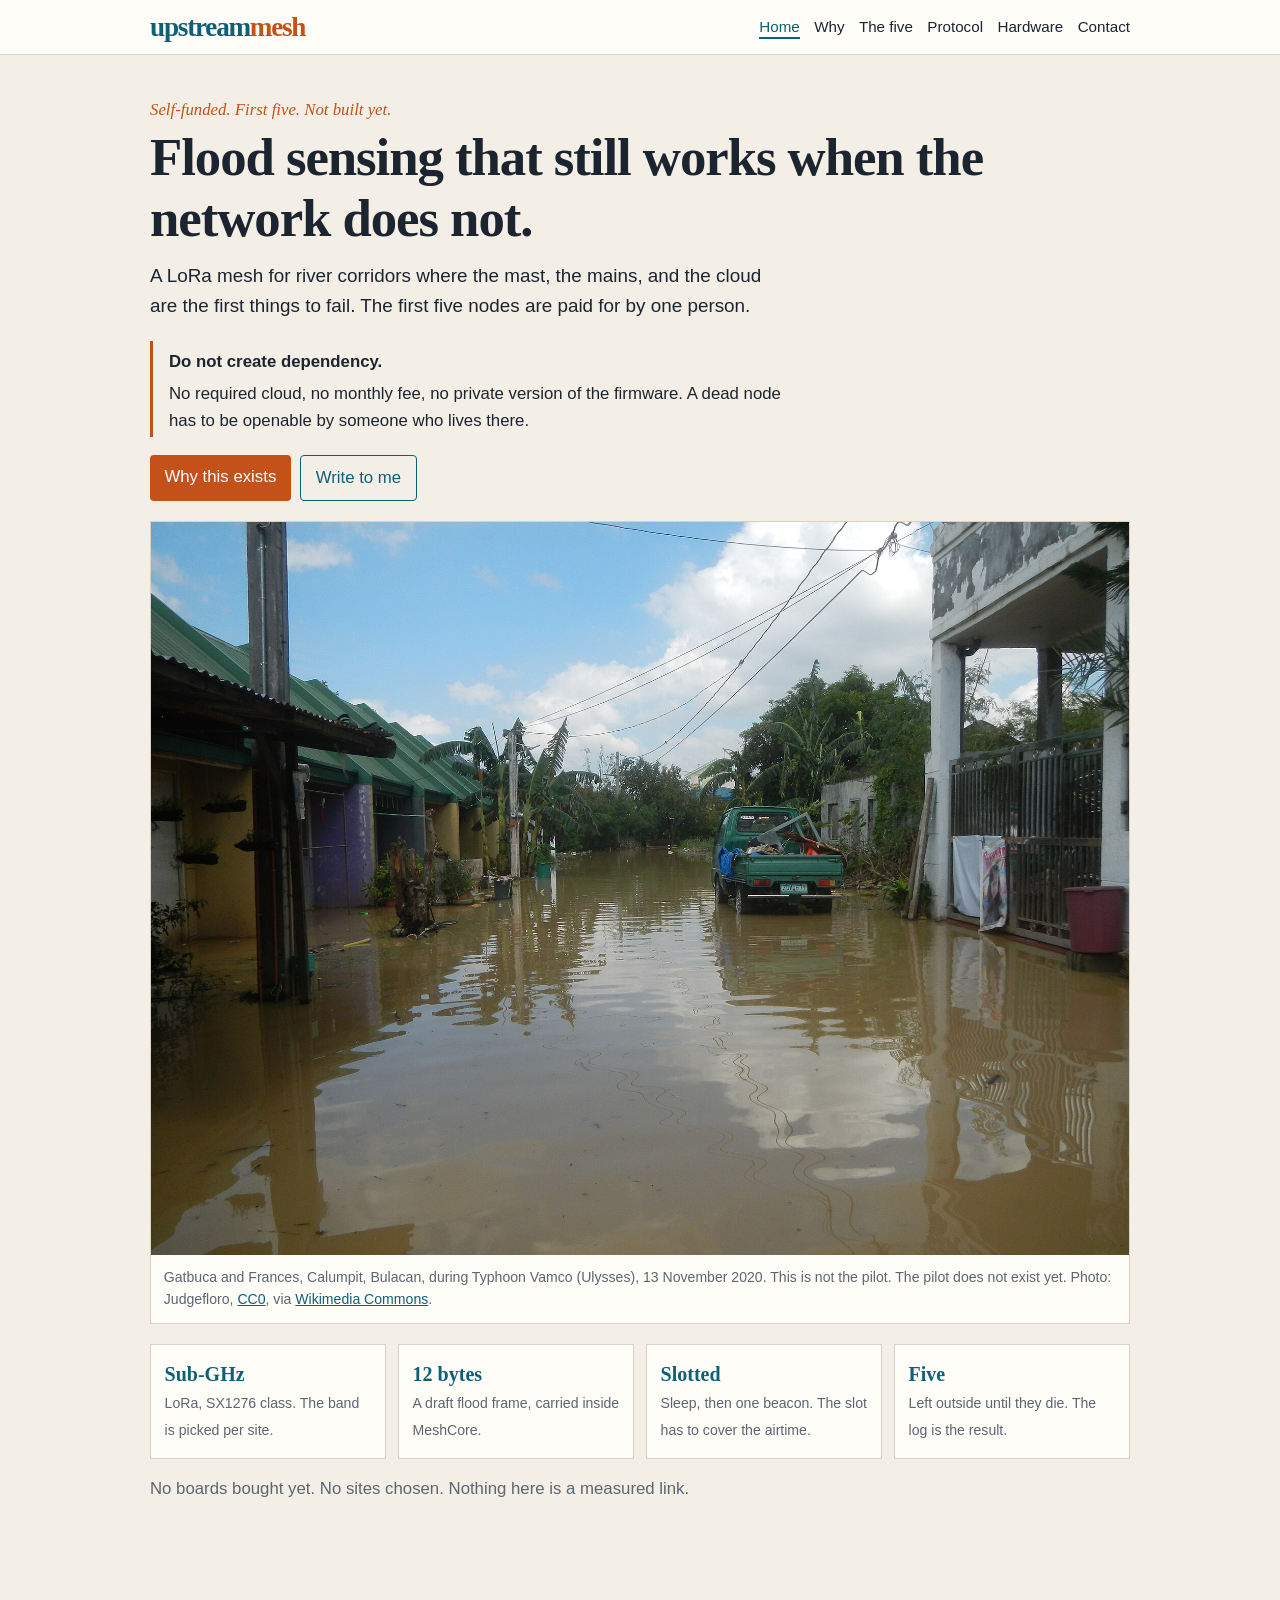
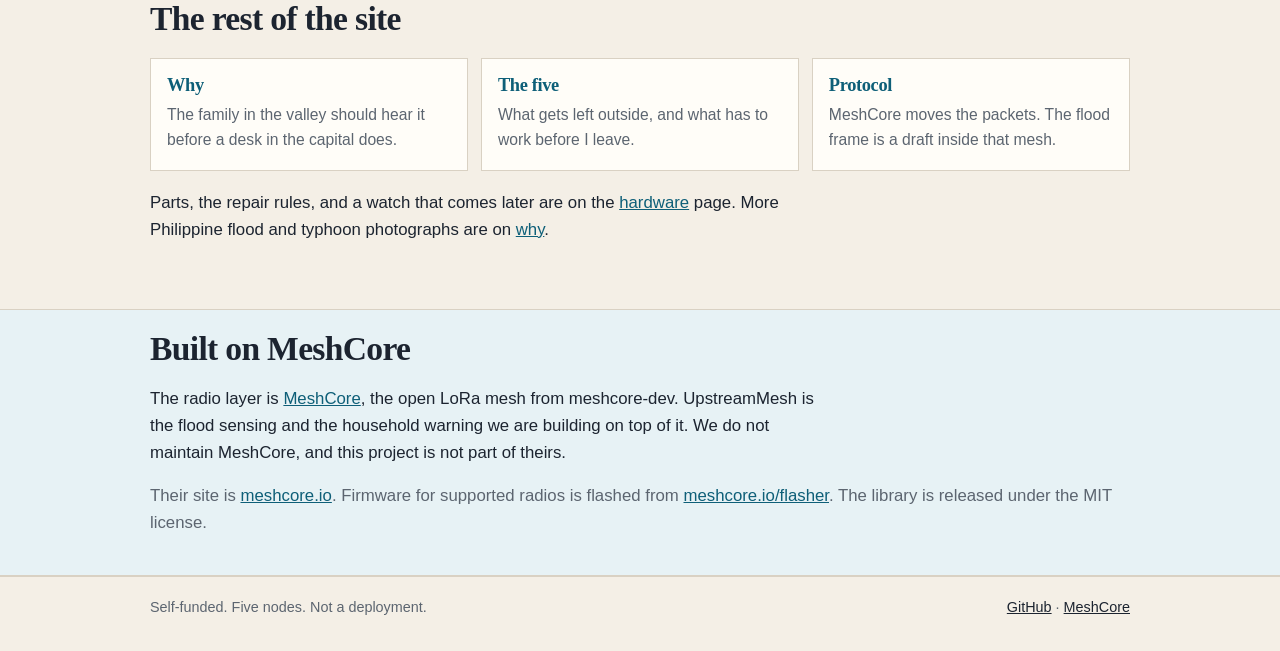
<file: index.html>
<!DOCTYPE html>
<html lang="en">
<head>
  <meta charset="UTF-8">
  <meta name="viewport" content="width=device-width, initial-scale=1.0">
  <title>UpstreamMesh · Flood sensing when the network fails</title>
  <meta name="description" content="UpstreamMesh is a self-funded LoRa mesh for flood warnings. Five nodes, paid for by one person, left outside until they die. Not built yet.">
  <meta name="theme-color" content="#f4efe6">
  <link rel="canonical" href="https://upstreammesh.org/">
  <link rel="icon" href="favicon.svg" type="image/svg+xml">
  <link rel="stylesheet" href="style.css">
  <meta property="og:title" content="UpstreamMesh">
  <meta property="og:description" content="A self-funded LoRa mesh so a flood warning does not have to wait on a mast, a feed, or a desk in the capital. The first five nodes are not built yet.">
  <meta property="og:url" content="https://upstreammesh.org/">
  <meta property="og:type" content="website">
  <meta property="og:image" content="https://upstreammesh.org/images/flood-vamco.jpg">
  <meta name="twitter:card" content="summary_large_image">
</head>
<body>
  <a class="skip" href="#main">Skip to content</a>
  <header class="site-header">
    <div class="wrap">
      <a class="logo" href="index.html"><span class="up">upstream</span><span class="mesh">mesh</span></a>
      <nav aria-label="Primary">
        <a href="index.html" aria-current="page">Home</a>
        <a href="why.html">Why</a>
        <a href="build.html">The five</a>
        <a href="protocol.html">Protocol</a>
        <a href="hardware.html">Hardware</a>
        <a href="contact.html">Contact</a>
      </nav>
    </div>
  </header>
  <main id="main">
    <section class="hero">
      <div class="wrap">
        <p class="kicker">Self-funded. First five. Not built yet.</p>
        <h1>Flood sensing that still works when the network does not.</h1>
        <p class="lede">A LoRa mesh for river corridors where the mast, the mains, and the cloud are the first things to fail. The first five nodes are paid for by one person.</p>
        <blockquote class="quote">
          <p><strong>Do not create dependency.</strong></p>
          <p>No required cloud, no monthly fee, no private version of the firmware. A dead node has to be openable by someone who lives there.</p>
        </blockquote>
        <div class="btn-row">
          <a class="btn" href="why.html">Why this exists</a>
          <a class="btn quiet" href="contact.html">Write to me</a>
        </div>
        <figure class="figure">
          <img src="images/flood-vamco.jpg" width="1920" height="1440" alt="Brown floodwater fills a residential street in Calumpit, Bulacan. A green pickup is stopped between houses and banana trees.">
          <figcaption>
            Gatbuca and Frances, Calumpit, Bulacan, during Typhoon Vamco (Ulysses), 13 November 2020. This is not the pilot. The pilot does not exist yet.
            Photo: Judgefloro, <a href="https://creativecommons.org/publicdomain/zero/1.0/">CC0</a>,
            via <a href="https://commons.wikimedia.org/wiki/File:273Effects_(floods)_of_Typhoon_Vamco_Calumpit,_Bulacan_21.jpg">Wikimedia Commons</a>.
          </figcaption>
        </figure>
        <div class="facts" aria-label="Draft design targets">
          <div><strong>Sub-GHz</strong><span>LoRa, SX1276 class. The band is picked per site.</span></div>
          <div><strong>12 bytes</strong><span>A draft flood frame, carried inside MeshCore.</span></div>
          <div><strong>Slotted</strong><span>Sleep, then one beacon. The slot has to cover the airtime.</span></div>
          <div><strong>Five</strong><span>Left outside until they die. The log is the result.</span></div>
        </div>
        <p class="muted">No boards bought yet. No sites chosen. Nothing here is a measured link.</p>
      </div>
    </section>
    <section class="page">
      <div class="wrap">
        <h2>The rest of the site</h2>
        <div class="cards">
          <a class="card" href="why.html">
            <h3>Why</h3>
            <p>The family in the valley should hear it before a desk in the capital does.</p>
          </a>
          <a class="card" href="build.html">
            <h3>The five</h3>
            <p>What gets left outside, and what has to work before I leave.</p>
          </a>
          <a class="card" href="protocol.html">
            <h3>Protocol</h3>
            <p>MeshCore moves the packets. The flood frame is a draft inside that mesh.</p>
          </a>
        </div>
        <p>Parts, the repair rules, and a watch that comes later are on the <a href="hardware.html">hardware</a> page. More Philippine flood and typhoon photographs are on <a href="why.html">why</a>.</p>
      </div>
    </section>
    <section class="band">
      <div class="wrap">
        <h2>Built on MeshCore</h2>
        <p class="narrow">The radio layer is <a href="https://github.com/meshcore-dev/MeshCore">MeshCore</a>, the open LoRa mesh from meshcore-dev. UpstreamMesh is the flood sensing and the household warning we are building on top of it. We do not maintain MeshCore, and this project is not part of theirs.</p>
        <p class="muted">Their site is <a href="https://meshcore.io">meshcore.io</a>. Firmware for supported radios is flashed from <a href="https://meshcore.io/flasher">meshcore.io/flasher</a>. The library is released under the MIT license.</p>
      </div>
    </section>
  </main>
  <footer class="site-footer">
    <div class="wrap">
      <div>Self-funded. Five nodes. Not a deployment.</div>
      <div><a href="https://github.com/Is0cre/UpstreamMesh">GitHub</a> · <a href="https://github.com/meshcore-dev/MeshCore">MeshCore</a></div>
    </div>
  </footer>
</body>
</html>
</file>
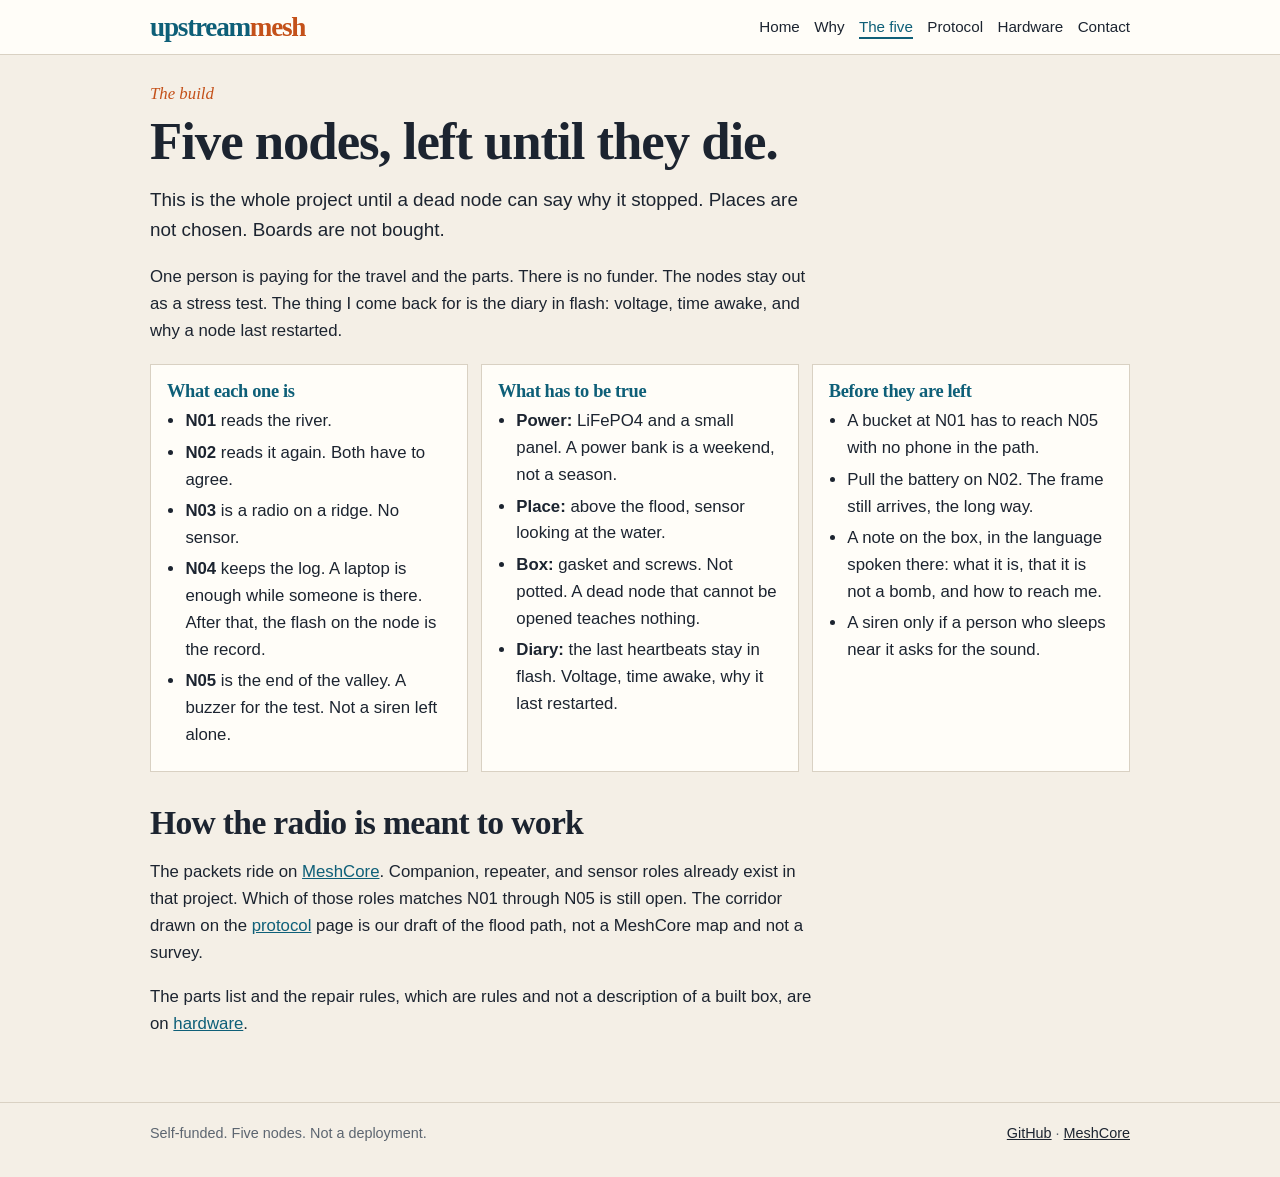
<file: build.html>
<!DOCTYPE html>
<html lang="en">
<head>
  <meta charset="UTF-8">
  <meta name="viewport" content="width=device-width, initial-scale=1.0">
  <title>The five · UpstreamMesh</title>
  <meta name="description" content="Five self-funded nodes, left outside until they die. Places are not chosen. Boards are not bought.">
  <meta name="theme-color" content="#f4efe6">
  <link rel="canonical" href="https://upstreammesh.org/build.html">
  <link rel="icon" href="favicon.svg" type="image/svg+xml">
  <link rel="stylesheet" href="style.css">
  <meta property="og:title" content="The five · UpstreamMesh">
  <meta property="og:description" content="Five self-funded nodes, left outside until they die. Places are not chosen. Boards are not bought.">
  <meta property="og:url" content="https://upstreammesh.org/build.html">
  <meta property="og:type" content="website">
  <meta property="og:image" content="https://upstreammesh.org/images/flood-vamco.jpg">
  <meta name="twitter:card" content="summary_large_image">
</head>
<body>
  <a class="skip" href="#main">Skip to content</a>
  <header class="site-header">
    <div class="wrap">
      <a class="logo" href="index.html"><span class="up">upstream</span><span class="mesh">mesh</span></a>
      <nav aria-label="Primary">
        <a href="index.html">Home</a>
        <a href="why.html">Why</a>
        <a href="build.html" aria-current="page">The five</a>
        <a href="protocol.html">Protocol</a>
        <a href="hardware.html">Hardware</a>
        <a href="contact.html">Contact</a>
      </nav>
    </div>
  </header>
  <main id="main" class="page">
    <div class="wrap">
      <p class="kicker">The build</p>
      <h1>Five nodes, left until they die.</h1>
      <p class="lede">This is the whole project until a dead node can say why it stopped. Places are not chosen. Boards are not bought.</p>
      <p>One person is paying for the travel and the parts. There is no funder. The nodes stay out as a stress test. The thing I come back for is the diary in flash: voltage, time awake, and why a node last restarted.</p>

      <div class="cards">
        <article class="card">
          <h3>What each one is</h3>
          <ul>
            <li><strong>N01</strong> reads the river.</li>
            <li><strong>N02</strong> reads it again. Both have to agree.</li>
            <li><strong>N03</strong> is a radio on a ridge. No sensor.</li>
            <li><strong>N04</strong> keeps the log. A laptop is enough while someone is there. After that, the flash on the node is the record.</li>
            <li><strong>N05</strong> is the end of the valley. A buzzer for the test. Not a siren left alone.</li>
          </ul>
        </article>
        <article class="card">
          <h3>What has to be true</h3>
          <ul>
            <li><strong>Power:</strong> LiFePO4 and a small panel. A power bank is a weekend, not a season.</li>
            <li><strong>Place:</strong> above the flood, sensor looking at the water.</li>
            <li><strong>Box:</strong> gasket and screws. Not potted. A dead node that cannot be opened teaches nothing.</li>
            <li><strong>Diary:</strong> the last heartbeats stay in flash. Voltage, time awake, why it last restarted.</li>
          </ul>
        </article>
        <article class="card">
          <h3>Before they are left</h3>
          <ul>
            <li>A bucket at N01 has to reach N05 with no phone in the path.</li>
            <li>Pull the battery on N02. The frame still arrives, the long way.</li>
            <li>A note on the box, in the language spoken there: what it is, that it is not a bomb, and how to reach me.</li>
            <li>A siren only if a person who sleeps near it asks for the sound.</li>
          </ul>
        </article>
      </div>

      <h2>How the radio is meant to work</h2>
      <p>The packets ride on <a href="https://github.com/meshcore-dev/MeshCore">MeshCore</a>. Companion, repeater, and sensor roles already exist in that project. Which of those roles matches N01 through N05 is still open. The corridor drawn on the <a href="protocol.html">protocol</a> page is our draft of the flood path, not a MeshCore map and not a survey.</p>
      <p>The parts list and the repair rules, which are rules and not a description of a built box, are on <a href="hardware.html">hardware</a>.</p>
    </div>
  </main>
  <footer class="site-footer">
    <div class="wrap">
      <div>Self-funded. Five nodes. Not a deployment.</div>
      <div><a href="https://github.com/Is0cre/UpstreamMesh">GitHub</a> · <a href="https://github.com/meshcore-dev/MeshCore">MeshCore</a></div>
    </div>
  </footer>
</body>
</html>
</file>
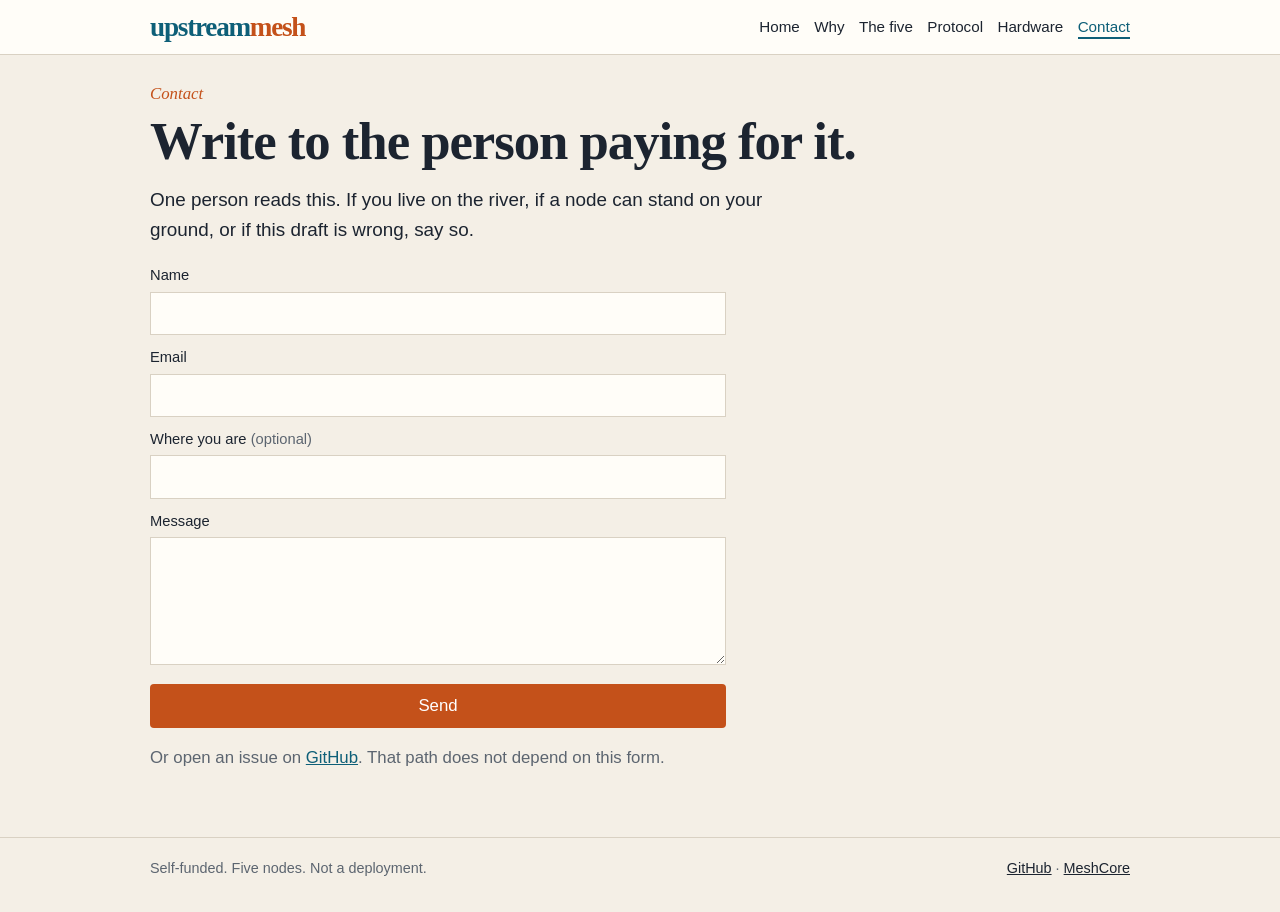
<file: contact.html>
<!DOCTYPE html>
<html lang="en">
<head>
  <meta charset="UTF-8">
  <meta name="viewport" content="width=device-width, initial-scale=1.0">
  <title>Contact · UpstreamMesh</title>
  <meta name="description" content="Write to the person paying for the first five UpstreamMesh nodes.">
  <meta name="theme-color" content="#f4efe6">
  <link rel="canonical" href="https://upstreammesh.org/contact.html">
  <link rel="icon" href="favicon.svg" type="image/svg+xml">
  <link rel="stylesheet" href="style.css">
  <meta property="og:title" content="Contact · UpstreamMesh">
  <meta property="og:description" content="Write to the person paying for the first five UpstreamMesh nodes.">
  <meta property="og:url" content="https://upstreammesh.org/contact.html">
  <meta property="og:type" content="website">
  <meta property="og:image" content="https://upstreammesh.org/images/flood-vamco.jpg">
  <meta name="twitter:card" content="summary_large_image">
</head>
<body>
  <a class="skip" href="#main">Skip to content</a>
  <header class="site-header">
    <div class="wrap">
      <a class="logo" href="index.html"><span class="up">upstream</span><span class="mesh">mesh</span></a>
      <nav aria-label="Primary">
        <a href="index.html">Home</a>
        <a href="why.html">Why</a>
        <a href="build.html">The five</a>
        <a href="protocol.html">Protocol</a>
        <a href="hardware.html">Hardware</a>
        <a href="contact.html" aria-current="page">Contact</a>
      </nav>
    </div>
  </header>
  <main id="main" class="page">
    <div class="wrap">
      <p class="kicker">Contact</p>
      <h1>Write to the person paying for it.</h1>
      <p class="lede">One person reads this. If you live on the river, if a node can stand on your ground, or if this draft is wrong, say so.</p>
      <p id="form-thanks" hidden>Received. I will read it.</p>
      <form class="contact-form" action="https://formsubmit.co/mapa3578@gmail.com" method="POST">
        <input type="hidden" name="_subject" value="UpstreamMesh">
        <input type="hidden" name="_next" value="https://upstreammesh.org/contact.html?sent=1">
        <input type="hidden" name="_captcha" value="true">
        <input type="hidden" name="_template" value="table">
        <input class="hp" type="text" name="_honey" tabindex="-1" autocomplete="off" aria-hidden="true">
        <label>Name
          <input name="name" type="text" required autocomplete="name" maxlength="120">
        </label>
        <label>Email
          <input name="email" type="email" required autocomplete="email" maxlength="160">
        </label>
        <label>Where you are <span class="muted">(optional)</span>
          <input name="where" type="text" maxlength="160">
        </label>
        <label>Message
          <textarea name="message" required maxlength="4000"></textarea>
        </label>
        <button class="btn" type="submit">Send</button>
      </form>
      <p class="muted">Or open an issue on <a href="https://github.com/Is0cre/UpstreamMesh/issues/new">GitHub</a>. That path does not depend on this form.</p>
    </div>
  </main>
  <footer class="site-footer">
    <div class="wrap">
      <div>Self-funded. Five nodes. Not a deployment.</div>
      <div><a href="https://github.com/Is0cre/UpstreamMesh">GitHub</a> · <a href="https://github.com/meshcore-dev/MeshCore">MeshCore</a></div>
    </div>
  </footer>
  <script>
    if (new URLSearchParams(location.search).get("sent") === "1") {
      var thanks = document.getElementById("form-thanks");
      if (thanks) thanks.hidden = false;
    }
  </script>
</body>
</html>
</file>
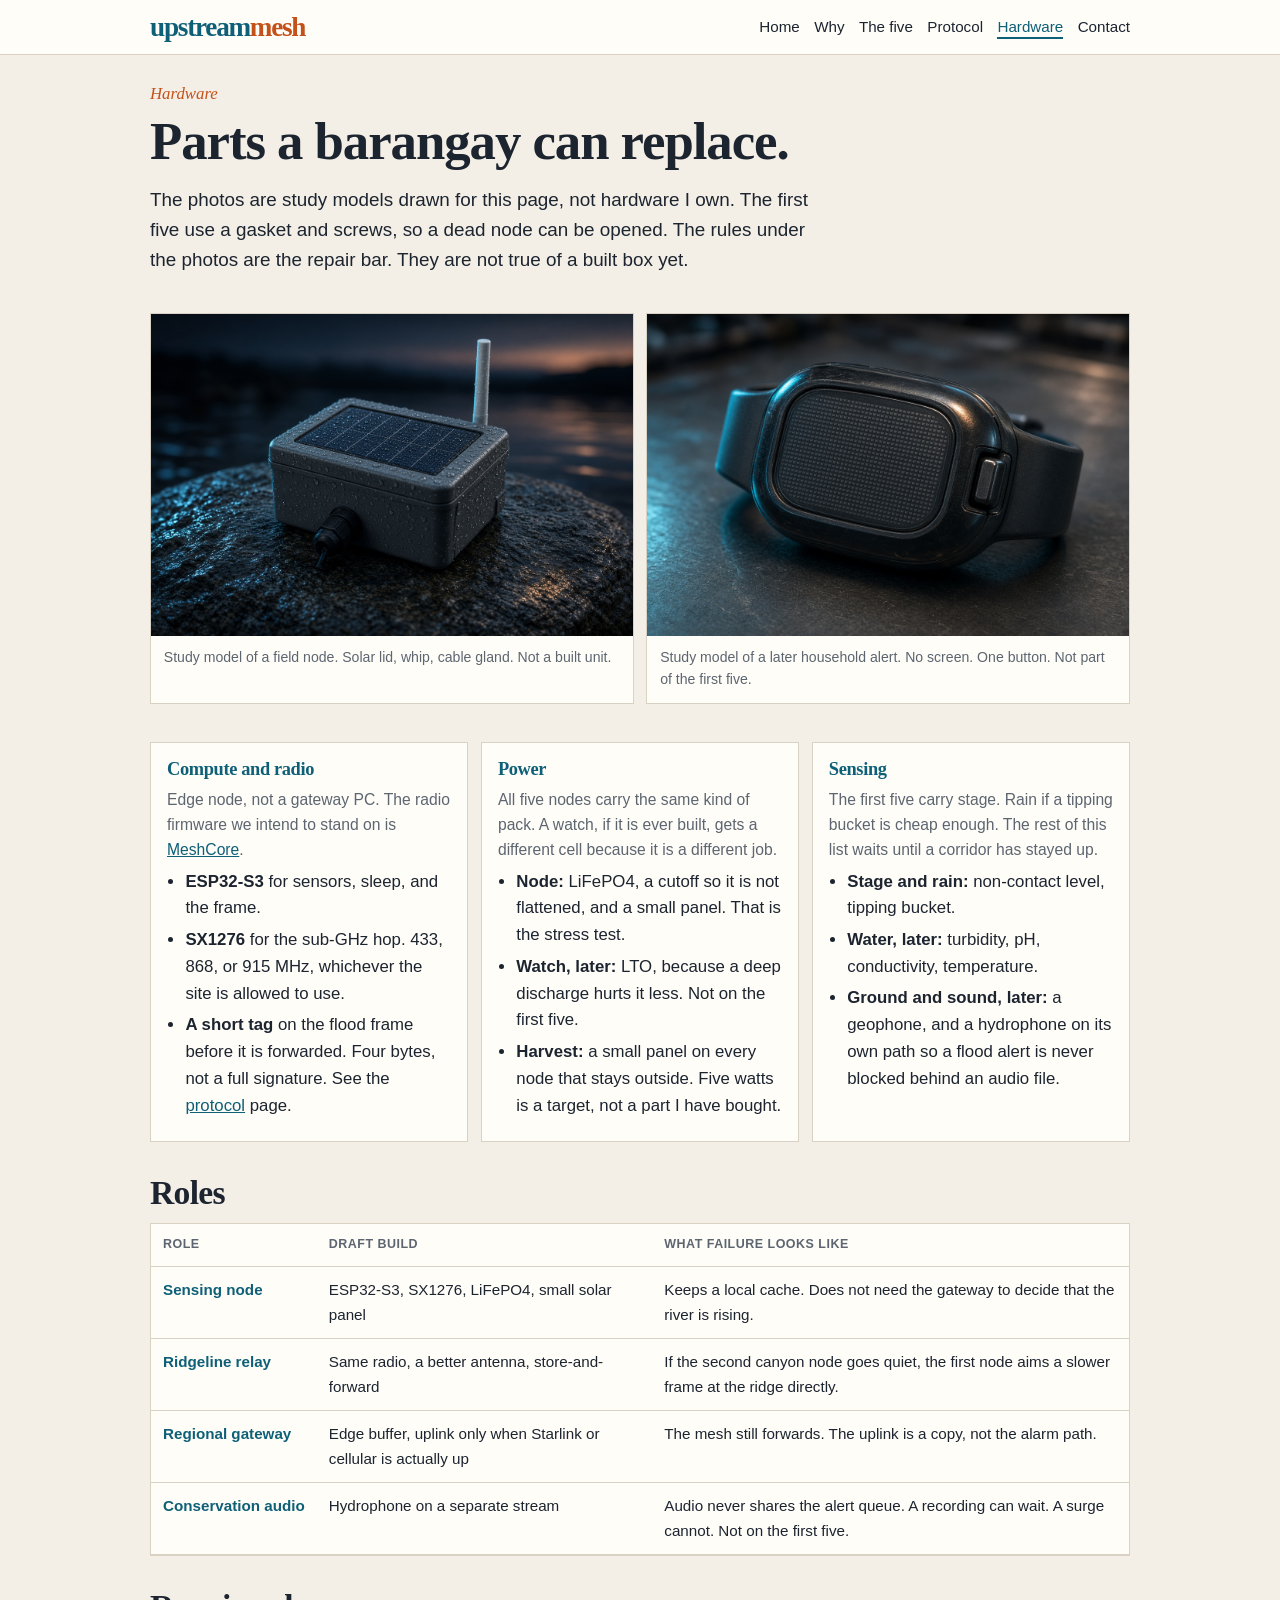
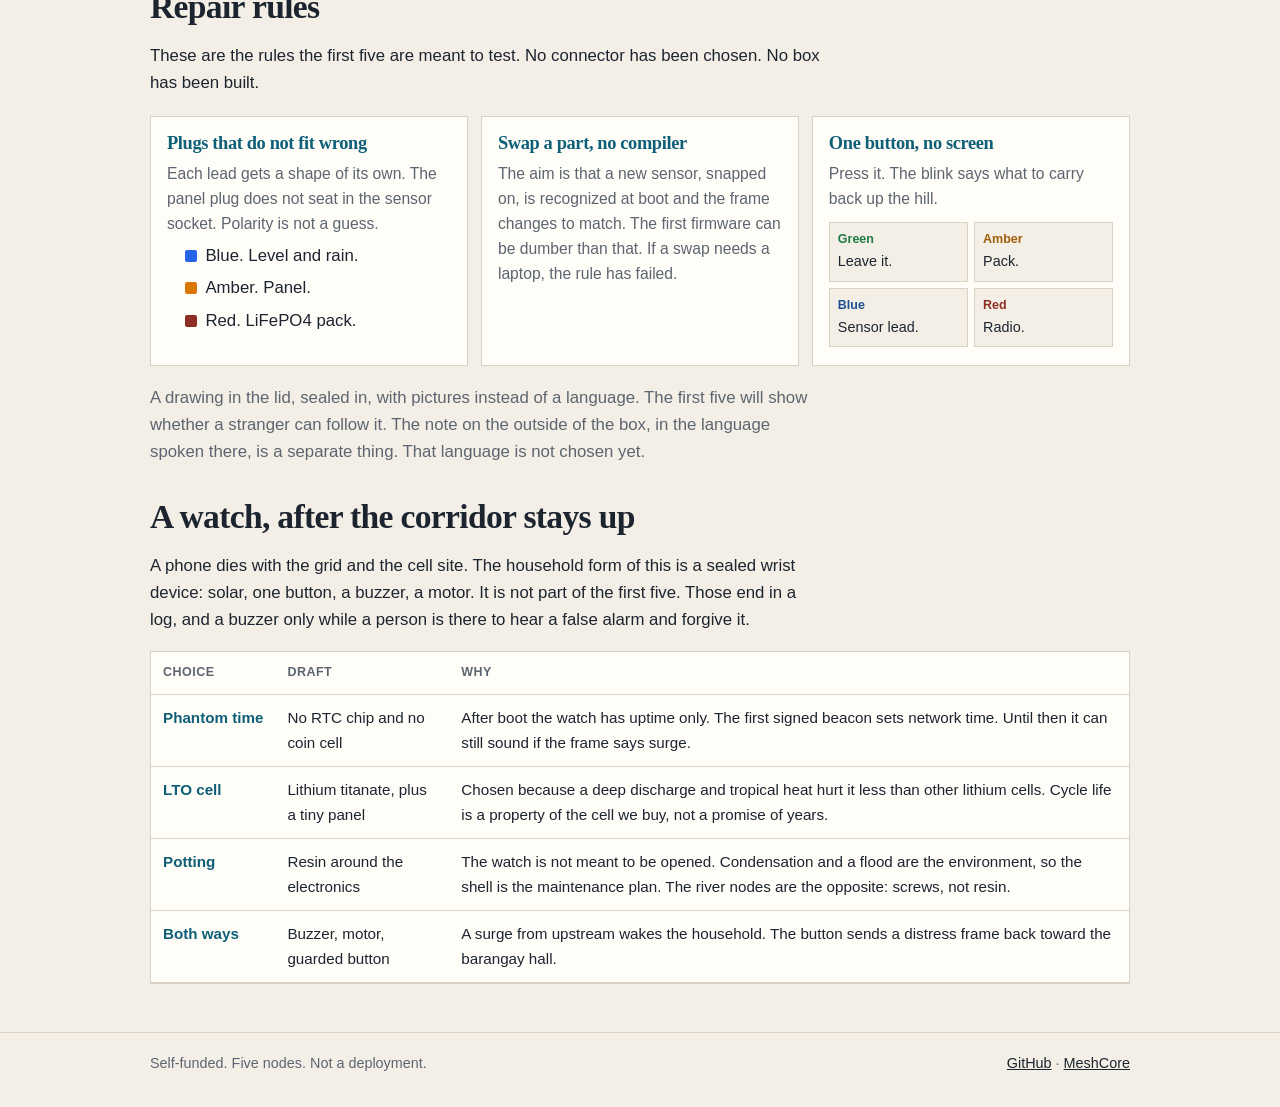
<file: hardware.html>
<!DOCTYPE html>
<html lang="en">
<head>
  <meta charset="UTF-8">
  <meta name="viewport" content="width=device-width, initial-scale=1.0">
  <title>Hardware · UpstreamMesh</title>
  <meta name="description" content="Draft parts for five flood nodes: ESP32-S3, SX1276, LiFePO4, a gasketed box. The photos are study models, not hardware that exists.">
  <meta name="theme-color" content="#f4efe6">
  <link rel="canonical" href="https://upstreammesh.org/hardware.html">
  <link rel="icon" href="favicon.svg" type="image/svg+xml">
  <link rel="stylesheet" href="style.css">
  <meta property="og:title" content="Hardware · UpstreamMesh">
  <meta property="og:description" content="Draft parts for five flood nodes. The photos are study models, not hardware that exists.">
  <meta property="og:url" content="https://upstreammesh.org/hardware.html">
  <meta property="og:type" content="website">
  <meta property="og:image" content="https://upstreammesh.org/images/node.jpg">
  <meta name="twitter:card" content="summary_large_image">
</head>
<body>
  <a class="skip" href="#main">Skip to content</a>
  <header class="site-header">
    <div class="wrap">
      <a class="logo" href="index.html"><span class="up">upstream</span><span class="mesh">mesh</span></a>
      <nav aria-label="Primary">
        <a href="index.html">Home</a>
        <a href="why.html">Why</a>
        <a href="build.html">The five</a>
        <a href="protocol.html">Protocol</a>
        <a href="hardware.html" aria-current="page">Hardware</a>
        <a href="contact.html">Contact</a>
      </nav>
    </div>
  </header>
  <main id="main" class="page">
    <div class="wrap">
      <p class="kicker">Hardware</p>
      <h1>Parts a barangay can replace.</h1>
      <p class="lede">The photos are study models drawn for this page, not hardware I own. The first five use a gasket and screws, so a dead node can be opened. The rules under the photos are the repair bar. They are not true of a built box yet.</p>

      <div class="split">
        <figure class="figure">
          <img src="images/node.jpg" width="1248" height="832" alt="Study model of a small sealed field box with a solar lid, a short antenna, and a cable gland, sitting on wet stone.">
          <figcaption>Study model of a field node. Solar lid, whip, cable gland. Not a built unit.</figcaption>
        </figure>
        <figure class="figure">
          <img src="images/watch.jpg" width="1248" height="832" alt="Study model of a thick sealed wrist device with a solar face and one guarded button, and no screen.">
          <figcaption>Study model of a later household alert. No screen. One button. Not part of the first five.</figcaption>
        </figure>
      </div>

      <div class="cards">
        <article class="card">
          <h3>Compute and radio</h3>
          <p>Edge node, not a gateway PC. The radio firmware we intend to stand on is <a href="https://github.com/meshcore-dev/MeshCore">MeshCore</a>.</p>
          <ul>
            <li><strong>ESP32-S3</strong> for sensors, sleep, and the frame.</li>
            <li><strong>SX1276</strong> for the sub-GHz hop. 433, 868, or 915 MHz, whichever the site is allowed to use.</li>
            <li><strong>A short tag</strong> on the flood frame before it is forwarded. Four bytes, not a full signature. See the <a href="protocol.html">protocol</a> page.</li>
          </ul>
        </article>
        <article class="card">
          <h3>Power</h3>
          <p>All five nodes carry the same kind of pack. A watch, if it is ever built, gets a different cell because it is a different job.</p>
          <ul>
            <li><strong>Node:</strong> LiFePO4, a cutoff so it is not flattened, and a small panel. That is the stress test.</li>
            <li><strong>Watch, later:</strong> LTO, because a deep discharge hurts it less. Not on the first five.</li>
            <li><strong>Harvest:</strong> a small panel on every node that stays outside. Five watts is a target, not a part I have bought.</li>
          </ul>
        </article>
        <article class="card">
          <h3>Sensing</h3>
          <p>The first five carry stage. Rain if a tipping bucket is cheap enough. The rest of this list waits until a corridor has stayed up.</p>
          <ul>
            <li><strong>Stage and rain:</strong> non-contact level, tipping bucket.</li>
            <li><strong>Water, later:</strong> turbidity, pH, conductivity, temperature.</li>
            <li><strong>Ground and sound, later:</strong> a geophone, and a hydrophone on its own path so a flood alert is never blocked behind an audio file.</li>
          </ul>
        </article>
      </div>

      <h2>Roles</h2>
      <div class="table-wrap">
        <table>
          <thead>
            <tr>
              <th scope="col">Role</th>
              <th scope="col">Draft build</th>
              <th scope="col">What failure looks like</th>
            </tr>
          </thead>
          <tbody>
            <tr>
              <td data-label="Role">Sensing node</td>
              <td data-label="Draft build">ESP32-S3, SX1276, LiFePO4, small solar panel</td>
              <td data-label="What failure looks like">Keeps a local cache. Does not need the gateway to decide that the river is rising.</td>
            </tr>
            <tr>
              <td data-label="Role">Ridgeline relay</td>
              <td data-label="Draft build">Same radio, a better antenna, store-and-forward</td>
              <td data-label="What failure looks like">If the second canyon node goes quiet, the first node aims a slower frame at the ridge directly.</td>
            </tr>
            <tr>
              <td data-label="Role">Regional gateway</td>
              <td data-label="Draft build">Edge buffer, uplink only when Starlink or cellular is actually up</td>
              <td data-label="What failure looks like">The mesh still forwards. The uplink is a copy, not the alarm path.</td>
            </tr>
            <tr>
              <td data-label="Role">Conservation audio</td>
              <td data-label="Draft build">Hydrophone on a separate stream</td>
              <td data-label="What failure looks like">Audio never shares the alert queue. A recording can wait. A surge cannot. Not on the first five.</td>
            </tr>
          </tbody>
        </table>
      </div>

      <h2>Repair rules</h2>
      <p>These are the rules the first five are meant to test. No connector has been chosen. No box has been built.</p>
      <div class="cards">
        <article class="card">
          <h3>Plugs that do not fit wrong</h3>
          <p>Each lead gets a shape of its own. The panel plug does not seat in the sensor socket. Polarity is not a guess.</p>
          <ul class="plugs">
            <li><span class="swatch blue" aria-hidden="true"></span> Blue. Level and rain.</li>
            <li><span class="swatch amber" aria-hidden="true"></span> Amber. Panel.</li>
            <li><span class="swatch red" aria-hidden="true"></span> Red. LiFePO4 pack.</li>
          </ul>
        </article>
        <article class="card">
          <h3>Swap a part, no compiler</h3>
          <p>The aim is that a new sensor, snapped on, is recognized at boot and the frame changes to match. The first firmware can be dumber than that. If a swap needs a laptop, the rule has failed.</p>
        </article>
        <article class="card">
          <h3>One button, no screen</h3>
          <p>Press it. The blink says what to carry back up the hill.</p>
          <div class="blinks">
            <div><strong class="g">Green</strong> Leave it.</div>
            <div><strong class="a">Amber</strong> Pack.</div>
            <div><strong class="b">Blue</strong> Sensor lead.</div>
            <div><strong class="r">Red</strong> Radio.</div>
          </div>
        </article>
      </div>
      <p class="muted">A drawing in the lid, sealed in, with pictures instead of a language. The first five will show whether a stranger can follow it. The note on the outside of the box, in the language spoken there, is a separate thing. That language is not chosen yet.</p>

      <h2>A watch, after the corridor stays up</h2>
      <p>A phone dies with the grid and the cell site. The household form of this is a sealed wrist device: solar, one button, a buzzer, a motor. It is not part of the first five. Those end in a log, and a buzzer only while a person is there to hear a false alarm and forgive it.</p>
      <div class="table-wrap">
        <table>
          <thead>
            <tr>
              <th scope="col">Choice</th>
              <th scope="col">Draft</th>
              <th scope="col">Why</th>
            </tr>
          </thead>
          <tbody>
            <tr>
              <td data-label="Choice">Phantom time</td>
              <td data-label="Draft">No RTC chip and no coin cell</td>
              <td data-label="Why">After boot the watch has uptime only. The first signed beacon sets network time. Until then it can still sound if the frame says surge.</td>
            </tr>
            <tr>
              <td data-label="Choice">LTO cell</td>
              <td data-label="Draft">Lithium titanate, plus a tiny panel</td>
              <td data-label="Why">Chosen because a deep discharge and tropical heat hurt it less than other lithium cells. Cycle life is a property of the cell we buy, not a promise of years.</td>
            </tr>
            <tr>
              <td data-label="Choice">Potting</td>
              <td data-label="Draft">Resin around the electronics</td>
              <td data-label="Why">The watch is not meant to be opened. Condensation and a flood are the environment, so the shell is the maintenance plan. The river nodes are the opposite: screws, not resin.</td>
            </tr>
            <tr>
              <td data-label="Choice">Both ways</td>
              <td data-label="Draft">Buzzer, motor, guarded button</td>
              <td data-label="Why">A surge from upstream wakes the household. The button sends a distress frame back toward the barangay hall.</td>
            </tr>
          </tbody>
        </table>
      </div>
    </div>
  </main>
  <footer class="site-footer">
    <div class="wrap">
      <div>Self-funded. Five nodes. Not a deployment.</div>
      <div><a href="https://github.com/Is0cre/UpstreamMesh">GitHub</a> · <a href="https://github.com/meshcore-dev/MeshCore">MeshCore</a></div>
    </div>
  </footer>
</body>
</html>
</file>
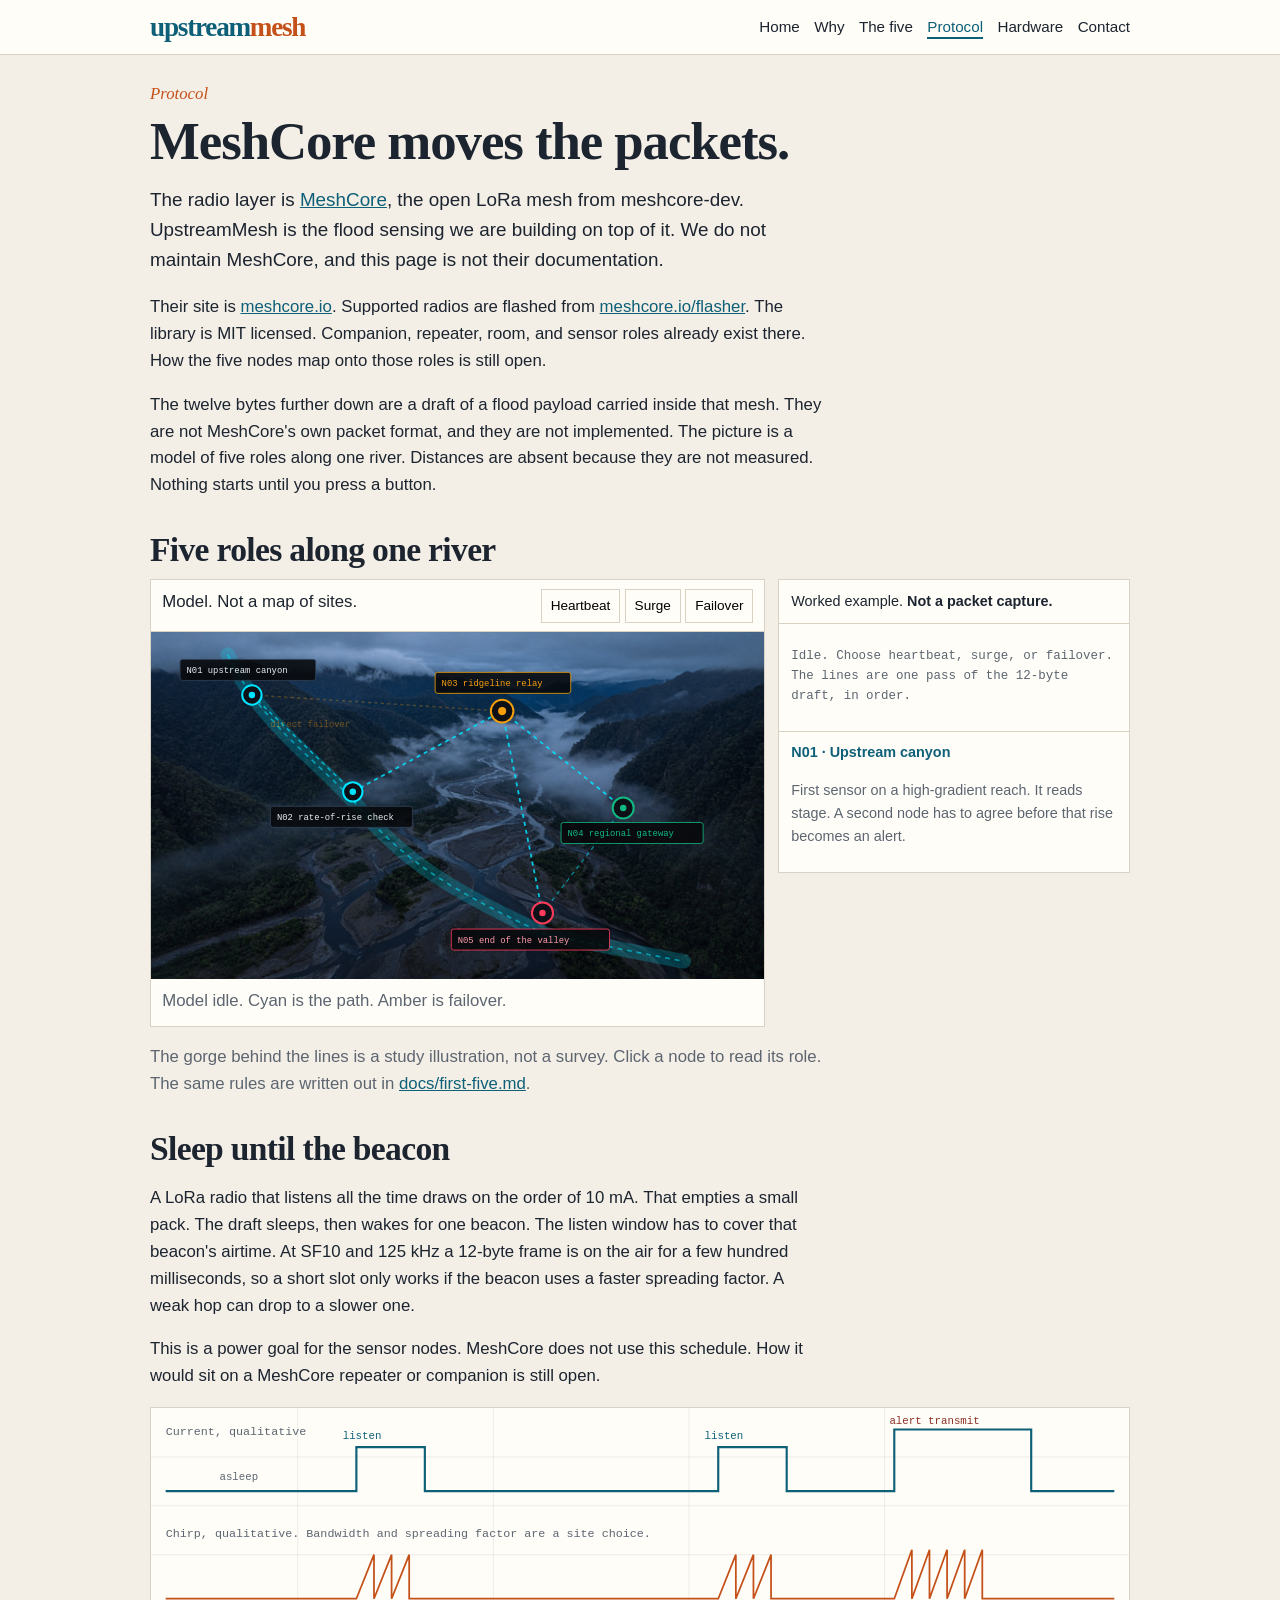
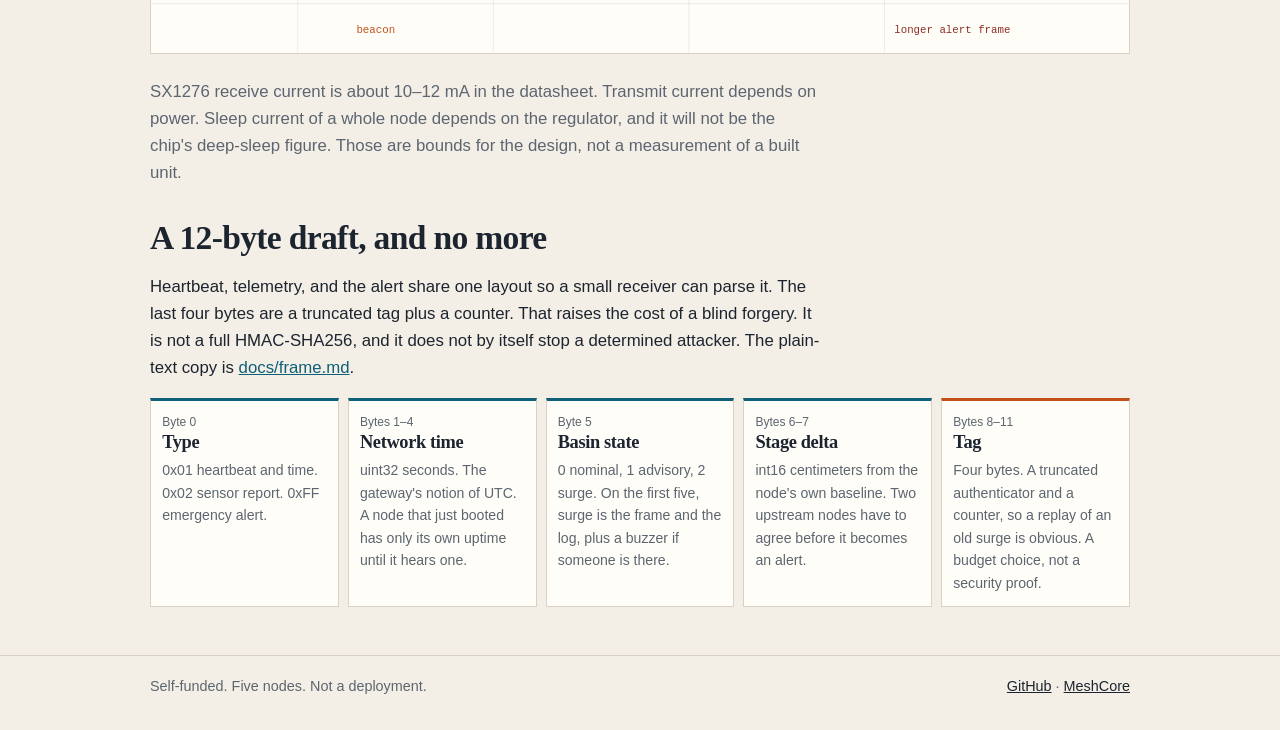
<file: protocol.html>
<!DOCTYPE html>
<html lang="en">
<head>
  <meta charset="UTF-8">
  <meta name="viewport" content="width=device-width, initial-scale=1.0">
  <title>Protocol · UpstreamMesh</title>
  <meta name="description" content="MeshCore carries the packets. A 12-byte flood frame is a draft of what rides inside that mesh. It is not implemented.">
  <meta name="theme-color" content="#f4efe6">
  <link rel="canonical" href="https://upstreammesh.org/protocol.html">
  <link rel="icon" href="favicon.svg" type="image/svg+xml">
  <link rel="stylesheet" href="style.css">
  <meta property="og:title" content="Protocol · UpstreamMesh">
  <meta property="og:description" content="MeshCore carries the packets. A 12-byte flood frame is a draft inside that mesh. It is not implemented.">
  <meta property="og:url" content="https://upstreammesh.org/protocol.html">
  <meta property="og:type" content="website">
  <meta property="og:image" content="https://upstreammesh.org/images/flood-vamco.jpg">
  <meta name="twitter:card" content="summary_large_image">
</head>
<body>
  <a class="skip" href="#main">Skip to content</a>
  <header class="site-header">
    <div class="wrap">
      <a class="logo" href="index.html"><span class="up">upstream</span><span class="mesh">mesh</span></a>
      <nav aria-label="Primary">
        <a href="index.html">Home</a>
        <a href="why.html">Why</a>
        <a href="build.html">The five</a>
        <a href="protocol.html" aria-current="page">Protocol</a>
        <a href="hardware.html">Hardware</a>
        <a href="contact.html">Contact</a>
      </nav>
    </div>
  </header>
  <main id="main" class="page">
    <div class="wrap">
      <p class="kicker">Protocol</p>
      <h1>MeshCore moves the packets.</h1>
      <p class="lede">The radio layer is <a href="https://github.com/meshcore-dev/MeshCore">MeshCore</a>, the open LoRa mesh from meshcore-dev. UpstreamMesh is the flood sensing we are building on top of it. We do not maintain MeshCore, and this page is not their documentation.</p>
      <p>Their site is <a href="https://meshcore.io">meshcore.io</a>. Supported radios are flashed from <a href="https://meshcore.io/flasher">meshcore.io/flasher</a>. The library is MIT licensed. Companion, repeater, room, and sensor roles already exist there. How the five nodes map onto those roles is still open.</p>
      <p>The twelve bytes further down are a draft of a flood payload carried inside that mesh. They are not MeshCore's own packet format, and they are not implemented. The picture is a model of five roles along one river. Distances are absent because they are not measured. Nothing starts until you press a button.</p>

      <h2>Five roles along one river</h2>
      <div class="tracer">
        <div class="tracer-map">
          <div class="hud">
            <span>Model. Not a map of sites.</span>
            <div>
              <button type="button" class="sim-btn" id="btn-heartbeat" onclick="runSim('heartbeat', this)">Heartbeat</button>
              <button type="button" class="sim-btn" onclick="runSim('flood', this)">Surge</button>
              <button type="button" class="sim-btn" onclick="runSim('failover', this)">Failover</button>
            </div>
          </div>
          <div class="map-panel">
<svg class="topology-svg" viewBox="0 0 760 430" role="img" aria-labelledby="topo-title topo-desc">
              <title id="topo-title">Five-node corridor model</title>
              <desc id="topo-desc">Upstream sensing, a second check, a ridgeline relay, a regional gateway, and the end of the valley. Amber is the direct failover when the second node does not answer.</desc>
              <path d="M 95,28 C 140,120 210,160 260,220 C 310,280 370,320 490,375 L 660,408" fill="none" stroke="rgba(0,229,255,0.22)" stroke-width="18" stroke-linecap="round"/>
              <path d="M 95,28 C 140,120 210,160 260,220 C 310,280 370,320 490,375 L 660,408" fill="none" stroke="rgba(0,229,255,0.55)" stroke-width="2" stroke-dasharray="6 6"/>
              <line x1="125" y1="78" x2="250" y2="198" stroke="#00e5ff" stroke-width="1.8" stroke-dasharray="5 5" opacity="0.7"/>
              <line id="link-2-3" x1="250" y1="198" x2="435" y2="98" stroke="#00e5ff" stroke-width="2.2" stroke-dasharray="5 5" opacity="0.85"/>
              <line id="link-1-3" x1="125" y1="78" x2="435" y2="98" stroke="#f59e0b" stroke-width="1.8" stroke-dasharray="4 4" opacity="0.28"/>
              <line x1="435" y1="98" x2="585" y2="218" stroke="#00e5ff" stroke-width="2.2" stroke-dasharray="5 5" opacity="0.85"/>
              <line x1="435" y1="98" x2="485" y2="348" stroke="#00e5ff" stroke-width="2.2" stroke-dasharray="5 5" opacity="0.85"/>
              <line x1="585" y1="218" x2="485" y2="348" stroke="#00e5ff" stroke-width="1.6" stroke-dasharray="5 5" opacity="0.55"/>
              <text id="failover-label" x="148" y="118" fill="#f59e0b" font-family="monospace" font-size="11" opacity="0.4">direct failover</text>
              <circle id="packet-dot" cx="125" cy="78" r="6" fill="#00e5ff" opacity="0"/>

              <g role="button" tabindex="0" aria-label="Node 1, upstream canyon sensor" onclick="selectNode(1)" onkeydown="nodeKey(event, 1)">
                <circle cx="125" cy="78" r="12" fill="#0d1117" stroke="#00e5ff" stroke-width="2.5"/>
                <circle cx="125" cy="78" r="4" fill="#00e5ff"/>
                <rect x="36" y="34" width="168" height="26" rx="3" fill="rgba(7,9,11,0.88)" stroke="#304156"/>
                <text x="44" y="51" fill="#e6edf3" font-family="monospace" font-size="11">N01 upstream canyon</text>
              </g>
              <g role="button" tabindex="0" aria-label="Node 2, second upstream check" onclick="selectNode(2)" onkeydown="nodeKey(event, 2)">
                <circle id="node2-ring" cx="250" cy="198" r="12" fill="#0d1117" stroke="#00e5ff" stroke-width="2.5"/>
                <circle cx="250" cy="198" r="4" fill="#00e5ff"/>
                <rect x="148" y="216" width="176" height="26" rx="3" fill="rgba(7,9,11,0.88)" stroke="#304156"/>
                <text x="156" y="233" fill="#e6edf3" font-family="monospace" font-size="11">N02 rate-of-rise check</text>
              </g>
              <g role="button" tabindex="0" aria-label="Node 3, ridgeline relay" onclick="selectNode(3)" onkeydown="nodeKey(event, 3)">
                <circle cx="435" cy="98" r="14" fill="#0d1117" stroke="#f59e0b" stroke-width="2.5"/>
                <circle cx="435" cy="98" r="5" fill="#f59e0b"/>
                <rect x="352" y="50" width="168" height="26" rx="3" fill="rgba(7,9,11,0.88)" stroke="#f59e0b"/>
                <text x="360" y="67" fill="#f59e0b" font-family="monospace" font-size="11">N03 ridgeline relay</text>
              </g>
              <g role="button" tabindex="0" aria-label="Node 4, regional gateway" onclick="selectNode(4)" onkeydown="nodeKey(event, 4)">
                <circle cx="585" cy="218" r="13" fill="#0d1117" stroke="#10b981" stroke-width="2.5"/>
                <circle cx="585" cy="218" r="4" fill="#10b981"/>
                <rect x="508" y="236" width="176" height="26" rx="3" fill="rgba(7,9,11,0.88)" stroke="#10b981"/>
                <text x="516" y="253" fill="#10b981" font-family="monospace" font-size="11">N04 regional gateway</text>
              </g>
              <g role="button" tabindex="0" aria-label="Node 5, end of the valley" onclick="selectNode(5)" onkeydown="nodeKey(event, 5)">
                <circle cx="485" cy="348" r="13" fill="#0d1117" stroke="#ff3b5c" stroke-width="2.5"/>
                <circle cx="485" cy="348" r="4" fill="#ff3b5c"/>
                <rect x="372" y="368" width="196" height="26" rx="3" fill="rgba(7,9,11,0.88)" stroke="#ff3b5c"/>
                <text x="380" y="385" fill="#ff9aab" font-family="monospace" font-size="11">N05 end of the valley</text>
              </g>
            </svg>
          </div>
          <p class="muted status" id="sim-status-label">Model idle. Cyan is the path. Amber is failover.</p>
        </div>
        <div class="console">
          <header>Worked example. <strong>Not a packet capture.</strong></header>
          <div class="log" id="packet-log" aria-live="polite">
            <p>Idle. Choose heartbeat, surge, or failover. The lines are one pass of the 12-byte draft, in order.</p>
          </div>
          <div class="detail" id="node-inspector">
            <h4>N01 · Upstream canyon</h4>
            <p>First sensor on a high-gradient reach. It reads stage. A second node has to agree before that rise becomes an alert.</p>
          </div>
        </div>
      </div>
      <p class="muted">The gorge behind the lines is a study illustration, not a survey. Click a node to read its role. The same rules are written out in <a href="docs/first-five.md">docs/first-five.md</a>.</p>

      <h2>Sleep until the beacon</h2>
      <p>A LoRa radio that listens all the time draws on the order of 10 mA. That empties a small pack. The draft sleeps, then wakes for one beacon. The listen window has to cover that beacon's airtime. At SF10 and 125 kHz a 12-byte frame is on the air for a few hundred milliseconds, so a short slot only works if the beacon uses a faster spreading factor. A weak hop can drop to a slower one.</p>
      <p>This is a power goal for the sensor nodes. MeshCore does not use this schedule. How it would sit on a MeshCore repeater or companion is still open.</p>
      <svg class="scope" viewBox="0 0 1000 250" role="img" aria-label="Sketch of current draw and a chirp waveform. Sleep, two listen slots, then a longer alert transmission. Not a capture from a scope.">
            <g stroke="rgba(28,36,48,0.08)" stroke-width="1">
              <line x1="0" y1="50" x2="1000" y2="50"/><line x1="0" y1="100" x2="1000" y2="100"/>
              <line x1="0" y1="150" x2="1000" y2="150"/><line x1="0" y1="200" x2="1000" y2="200"/>
              <line x1="150" y1="0" x2="150" y2="250"/><line x1="350" y1="0" x2="350" y2="250"/>
              <line x1="550" y1="0" x2="550" y2="250"/><line x1="750" y1="0" x2="750" y2="250"/>
            </g>
            <text x="15" y="28" fill="#5c6570" font-family="ui-monospace, monospace" font-size="12">Current, qualitative</text>
            <path d="M 15,85 L 210,85 L 210,40 L 280,40 L 280,85 L 580,85 L 580,40 L 650,40 L 650,85 L 760,85 L 760,22 L 900,22 L 900,85 L 985,85" fill="none" stroke="#0e5f78" stroke-width="2.2"/>
            <text x="70" y="74" fill="#5c6570" font-family="ui-monospace, monospace" font-size="11">asleep</text>
            <text x="196" y="32" fill="#0e5f78" font-family="ui-monospace, monospace" font-size="11">listen</text>
            <text x="566" y="32" fill="#0e5f78" font-family="ui-monospace, monospace" font-size="11">listen</text>
            <text x="755" y="16" fill="#8d2e24" font-family="ui-monospace, monospace" font-size="11">alert transmit</text>
            <text x="15" y="132" fill="#5c6570" font-family="ui-monospace, monospace" font-size="12">Chirp, qualitative. Bandwidth and spreading factor are a site choice.</text>
            <path d="M 15,195 L 210,195 L 228,150 L 228,195 L 246,150 L 246,195 L 264,150 L 264,195 L 580,195 L 598,150 L 598,195 L 616,150 L 616,195 L 634,150 L 634,195 L 760,195 L 778,145 L 778,195 L 796,145 L 796,195 L 814,145 L 814,195 L 832,145 L 832,195 L 850,145 L 850,195 L 985,195" fill="none" stroke="#c4511a" stroke-width="1.8"/>
            <text x="210" y="230" fill="#c4511a" font-family="ui-monospace, monospace" font-size="11">beacon</text>
            <text x="760" y="230" fill="#8d2e24" font-family="ui-monospace, monospace" font-size="11">longer alert frame</text>
          </svg>
      <p class="muted">SX1276 receive current is about 10–12 mA in the datasheet. Transmit current depends on power. Sleep current of a whole node depends on the regulator, and it will not be the chip's deep-sleep figure. Those are bounds for the design, not a measurement of a built unit.</p>

      <h2>A 12-byte draft, and no more</h2>
      <p>Heartbeat, telemetry, and the alert share one layout so a small receiver can parse it. The last four bytes are a truncated tag plus a counter. That raises the cost of a blind forgery. It is not a full HMAC-SHA256, and it does not by itself stop a determined attacker. The plain-text copy is <a href="docs/frame.md">docs/frame.md</a>.</p>
      <div class="bytes">
        <article class="byte">
          <div class="off">Byte 0</div>
          <h3>Type</h3>
          <p>0x01 heartbeat and time. 0x02 sensor report. 0xFF emergency alert.</p>
        </article>
        <article class="byte">
          <div class="off">Bytes 1–4</div>
          <h3>Network time</h3>
          <p>uint32 seconds. The gateway's notion of UTC. A node that just booted has only its own uptime until it hears one.</p>
        </article>
        <article class="byte">
          <div class="off">Byte 5</div>
          <h3>Basin state</h3>
          <p>0 nominal, 1 advisory, 2 surge. On the first five, surge is the frame and the log, plus a buzzer if someone is there.</p>
        </article>
        <article class="byte">
          <div class="off">Bytes 6–7</div>
          <h3>Stage delta</h3>
          <p>int16 centimeters from the node's own baseline. Two upstream nodes have to agree before it becomes an alert.</p>
        </article>
        <article class="byte mesh">
          <div class="off">Bytes 8–11</div>
          <h3>Tag</h3>
          <p>Four bytes. A truncated authenticator and a counter, so a replay of an old surge is obvious. A budget choice, not a security proof.</p>
        </article>
      </div>
    </div>
  </main>
  <footer class="site-footer">
    <div class="wrap">
      <div>Self-funded. Five nodes. Not a deployment.</div>
      <div><a href="https://github.com/Is0cre/UpstreamMesh">GitHub</a> · <a href="https://github.com/meshcore-dev/MeshCore">MeshCore</a></div>
    </div>
  </footer>
  <script>
    const logEl = document.getElementById("packet-log");
    const statusEl = document.getElementById("sim-status-label");
    const dot = document.getElementById("packet-dot");
    const link23 = document.getElementById("link-2-3");
    const link13 = document.getElementById("link-1-3");
    const failoverLbl = document.getElementById("failover-label");
    const node2Ring = document.getElementById("node2-ring");
    const reduceMotion = window.matchMedia("(prefers-reduced-motion: reduce)").matches;
    let timer = null;

    const nodeDetails = {
      1: ["N01 · Upstream canyon", "First sensor on a high-gradient reach. It reads stage. It does not raise an alert on its own."],
      2: ["N02 · Second check", "Repeats the rate of rise. A surge is only an alert after this node agrees, so debris on one sensor is not a flood."],
      3: ["N03 · Ridgeline relay", "The hop that can see past the gorge. Stores frames and forwards them. If N02 is silent, N01 addresses this node directly, slower."],
      4: ["N04 · Regional gateway", "Holds the local record and originates network time. Starlink or cellular is a copy of that record. The alarm does not wait for it."],
      5: ["N05 · End of the valley", "On the first five this is a buzzer and a log. A siren stays off unless a person who lives here asks for it."]
    };

    const scenarios = {
      heartbeat: {
        label: "Heartbeat. One pass of the draft frame.",
        color: "#00e5ff",
        failover: false,
        steps: [
          ["N04 → mesh", "Gateway beacon. Type 0x01, network time, basin nominal.", "01 .. .. .. .. 00 00 00 .. .. .. ..", "normal", 585, 218],
          ["N03 → mesh", "Ridge forwards the beacon. Hop count is a radio detail, not shown as measured.", "01 .. .. .. .. 00 00 00 .. .. .. ..", "normal", 435, 98],
          ["N02 → N03", "Second node reports stage delta near its baseline.", "02 .. .. .. .. 00 00 12 .. .. .. ..", "normal", 250, 198],
          ["N01 → N02", "Canyon node reports rain at none and returns to sleep.", "02 .. .. .. .. 00 00 04 .. .. .. ..", "normal", 125, 78],
          ["N05", "Nodes that heard the beacon now share network time.", "01 .. .. .. .. 00 00 00 .. .. .. ..", "normal", 485, 348]
        ]
      },
      flood: {
        label: "Surge. Both upstream nodes agree, then the barangay wakes.",
        color: "#ff3b5c",
        failover: false,
        steps: [
          ["N01", "Stage delta crosses the local threshold. Type becomes 0xFF. Not a siren yet.", "FF .. .. .. .. 02 00 8E .. .. .. ..", "alert", 125, 78],
          ["N02", "Second node sees the same rise and confirms. Now it is an alert.", "FF .. .. .. .. 02 00 8B .. .. .. ..", "alert", 250, 198],
          ["N03", "Ridge drops the queue ahead of this frame and forwards it.", "FF .. .. .. .. 02 00 8B .. .. .. ..", "alert", 435, 98],
          ["N05", "The frame arrives. A buzzer only if someone is there. A siren is not left running on its own.", "FF .. .. .. .. 02 00 8B .. .. .. ..", "alert", 485, 348],
          ["N04", "Gateway writes the frame down. The warning already left.", "FF .. .. .. .. 02 00 8B .. .. .. ..", "warn", 585, 218]
        ]
      },
      failover: {
        label: "Failover. N02 is silent, so N01 addresses the ridge.",
        color: "#f59e0b",
        failover: true,
        steps: [
          ["N01 → N02", "No answer from the second node. This pass does not invent a cause.", "02 .. .. .. .. 00 .. .. .. .. .. ..", "warn", 125, 78],
          ["N01", "Route changes. Slower spreading factor, aimed at N03.", "02 .. .. .. .. 00 .. .. .. .. .. ..", "warn", 125, 78],
          ["N03", "Ridge accepts the direct frame and stores it.", "02 .. .. .. .. 00 .. .. .. .. .. ..", "normal", 435, 98],
          ["N05", "The barangay still receives the report. The missing node is noted, not hidden.", "02 .. .. .. .. 00 .. .. .. .. .. ..", "normal", 485, 348]
        ]
      }
    };

    function nodeKey(event, id) {
      if (event.key === "Enter" || event.key === " ") {
        event.preventDefault();
        selectNode(id);
      }
    }

    function selectNode(id) {
      const card = document.getElementById("node-inspector");
      const [title, desc] = nodeDetails[id];
      card.replaceChildren();
      const h = document.createElement("h4");
      const p = document.createElement("p");
      h.textContent = title;
      p.textContent = desc;
      card.append(h, p);
    }

    function setFailover(on) {
      link23.setAttribute("opacity", on ? "0.2" : "0.85");
      link23.setAttribute("stroke", on ? "#ff3b5c" : "#00e5ff");
      link13.setAttribute("opacity", on ? "0.95" : "0.28");
      link13.setAttribute("stroke-width", on ? "2.4" : "1.8");
      failoverLbl.setAttribute("opacity", on ? "1" : "0.4");
      node2Ring.setAttribute("stroke", on ? "#ff3b5c" : "#00e5ff");
    }

    function addLog(index, hop, msg, hex, type) {
      const row = document.createElement("div");
      row.className = "log-entry";
      const time = document.createElement("span");
      time.className = "log-time";
      time.textContent = "[t+" + (index * 1.6).toFixed(1) + "s] ";
      const who = document.createElement("span");
      who.className = type === "alert" ? "log-alert" : type === "warn" ? "log-warn" : "log-hop";
      who.textContent = hop;
      const text = document.createTextNode(": " + msg);
      const dump = document.createElement("span");
      dump.className = "log-hex";
      dump.textContent = hex + "  ·  example bytes, not a capture";
      row.append(time, who, text, dump);
      logEl.append(row);
      logEl.scrollTop = logEl.scrollHeight;
    }

    function runSim(mode, btn) {
      if (timer) {
        clearInterval(timer);
        timer = null;
      }
      document.querySelectorAll(".sim-btn").forEach(function (b) { b.classList.remove("active"); });
      if (btn) btn.classList.add("active");
      const scene = scenarios[mode];
      setFailover(scene.failover);
      statusEl.textContent = scene.label;
      dot.setAttribute("fill", scene.color);
      dot.setAttribute("opacity", "1");
      logEl.replaceChildren();
      let i = 0;
      function tick() {
        if (i >= scene.steps.length) {
          if (timer) {
            clearInterval(timer);
            timer = null;
          }
          return;
        }
        const step = scene.steps[i];
        dot.setAttribute("cx", step[4]);
        dot.setAttribute("cy", step[5]);
        addLog(i, step[0], step[1], step[2], step[3]);
        i += 1;
      }
      if (reduceMotion) {
        scene.steps.forEach(function (_, idx) {
          i = idx;
          tick();
        });
        return;
      }
      tick();
      timer = setInterval(tick, 1600);
    }
  </script>
</body>
</html>
</file>
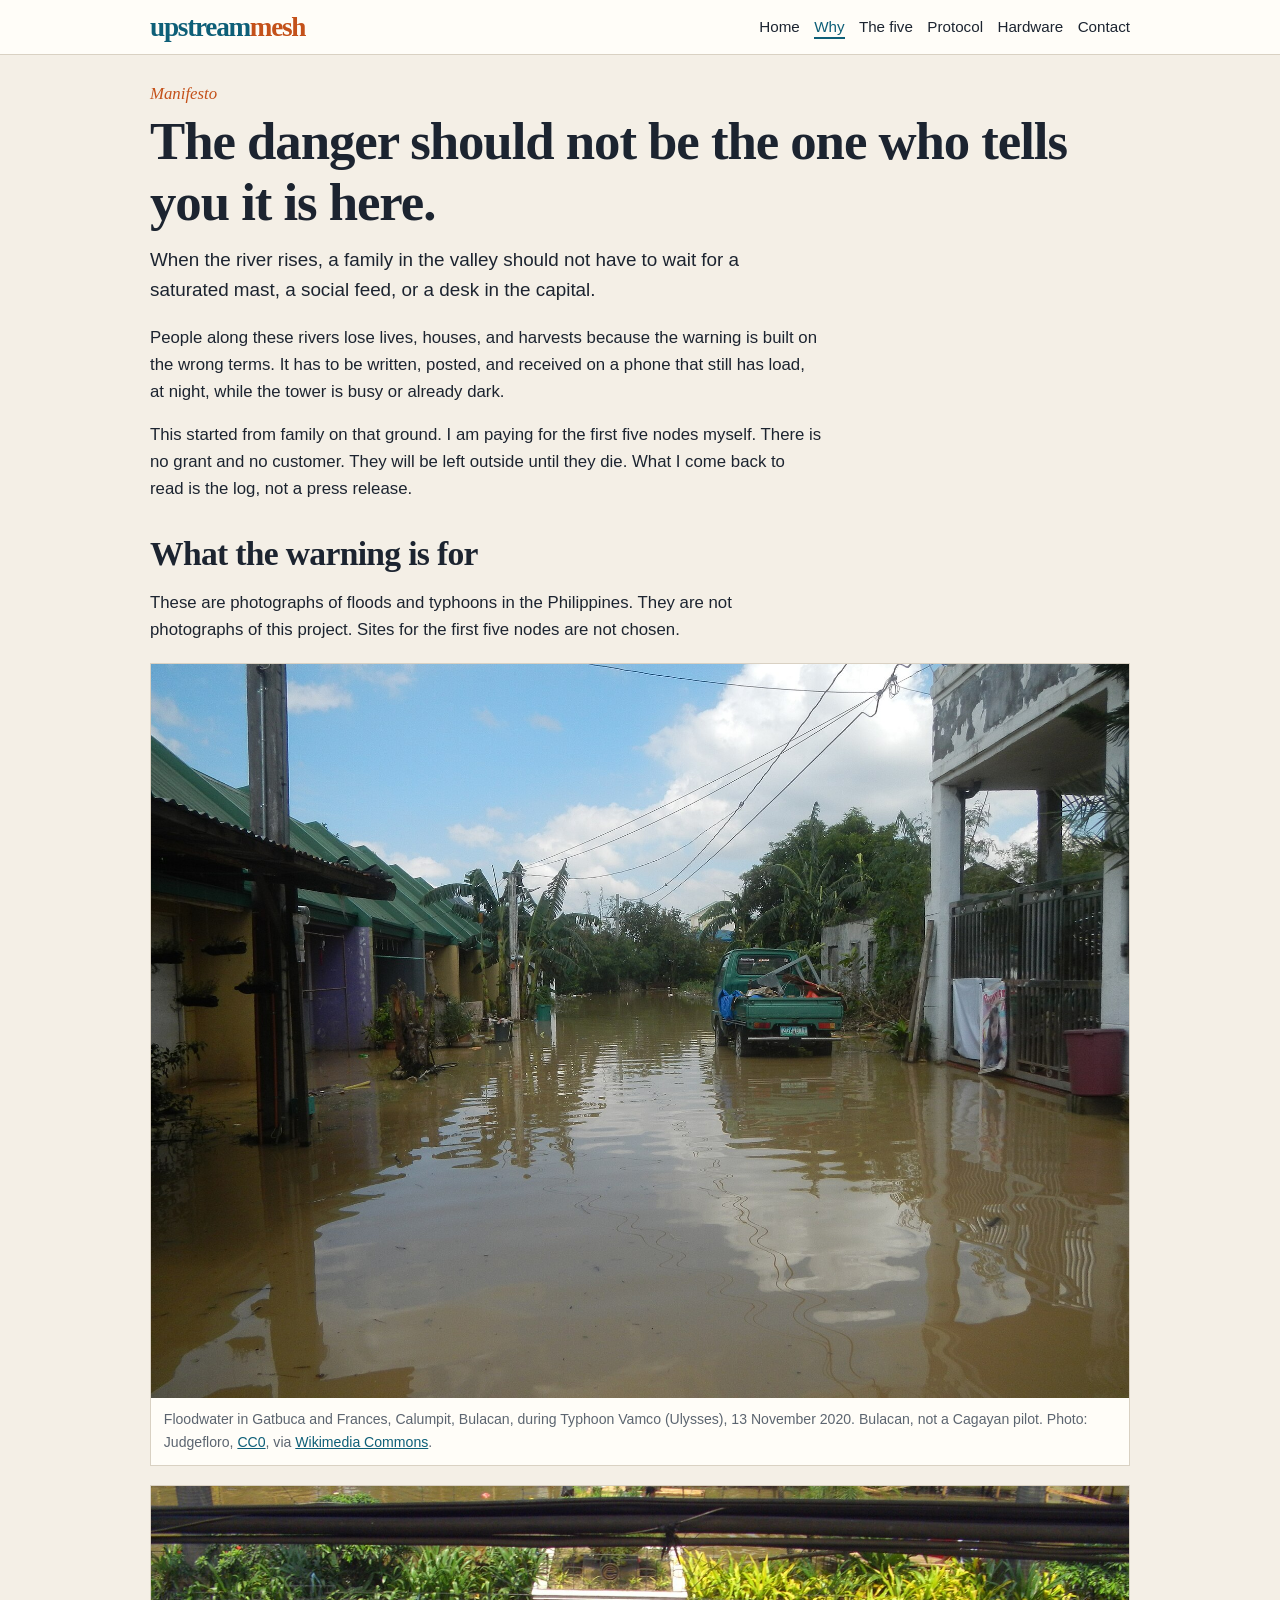
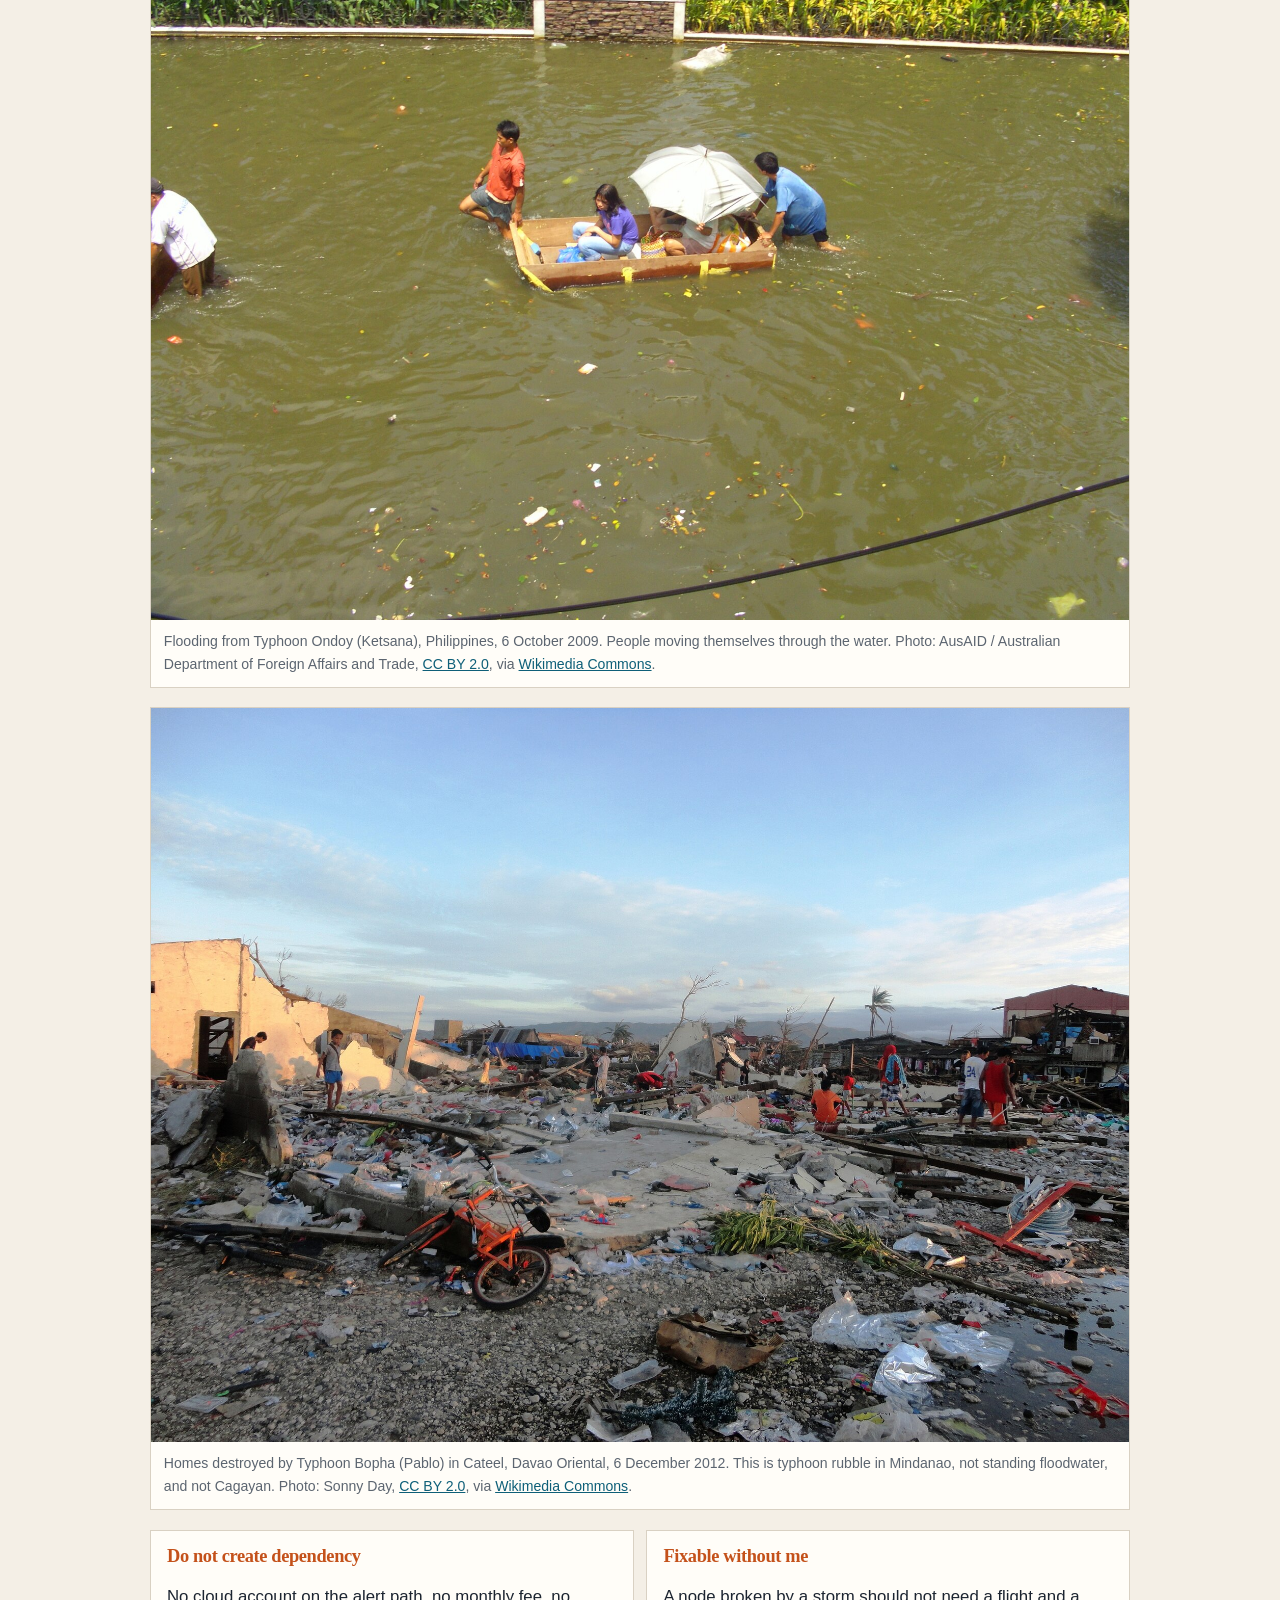
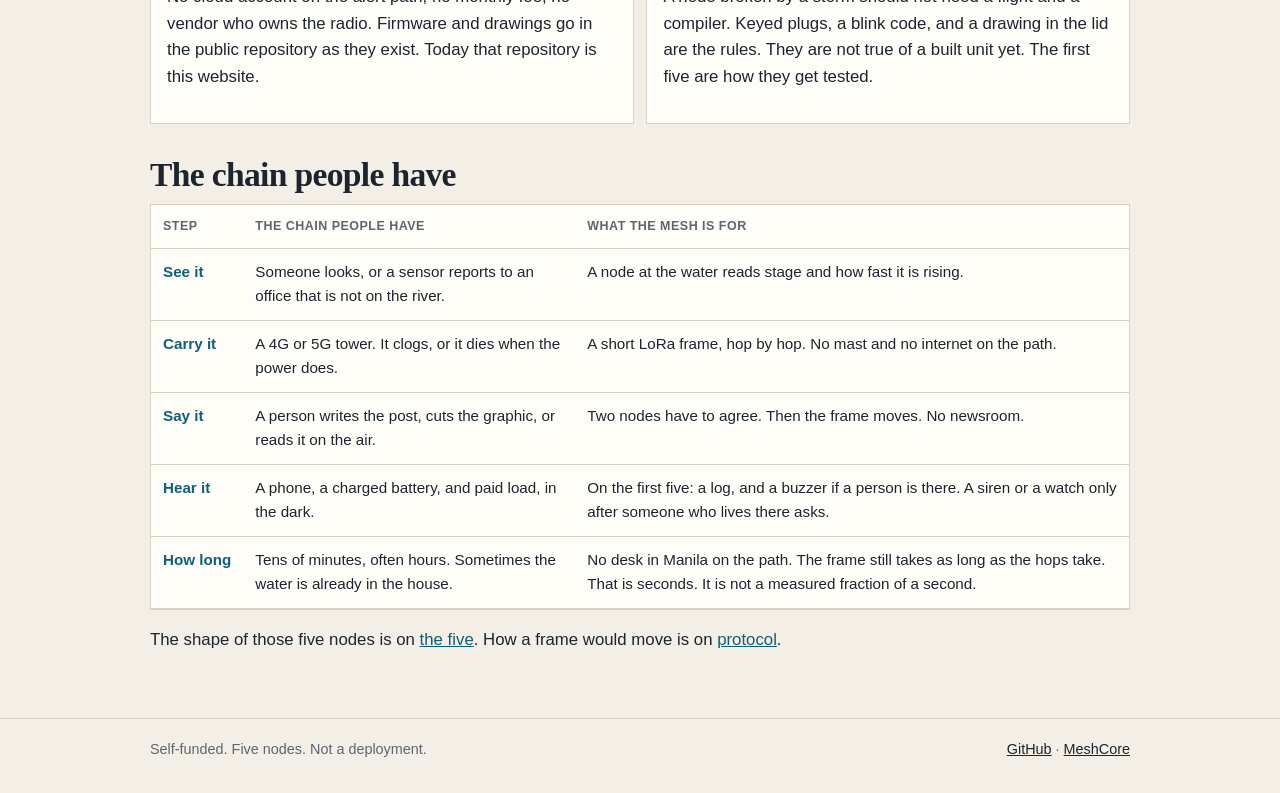
<file: why.html>
<!DOCTYPE html>
<html lang="en">
<head>
  <meta charset="UTF-8">
  <meta name="viewport" content="width=device-width, initial-scale=1.0">
  <title>Why · UpstreamMesh</title>
  <meta name="description" content="When the river rises, the warning should not have to pass a saturated mast, a social feed, or a desk in the capital.">
  <meta name="theme-color" content="#f4efe6">
  <link rel="canonical" href="https://upstreammesh.org/why.html">
  <link rel="icon" href="favicon.svg" type="image/svg+xml">
  <link rel="stylesheet" href="style.css">
  <meta property="og:title" content="Why · UpstreamMesh">
  <meta property="og:description" content="When the river rises, the warning should not have to pass a saturated mast, a social feed, or a desk in the capital.">
  <meta property="og:url" content="https://upstreammesh.org/why.html">
  <meta property="og:type" content="website">
  <meta property="og:image" content="https://upstreammesh.org/images/flood-vamco.jpg">
  <meta name="twitter:card" content="summary_large_image">
</head>
<body>
  <a class="skip" href="#main">Skip to content</a>
  <header class="site-header">
    <div class="wrap">
      <a class="logo" href="index.html"><span class="up">upstream</span><span class="mesh">mesh</span></a>
      <nav aria-label="Primary">
        <a href="index.html">Home</a>
        <a href="why.html" aria-current="page">Why</a>
        <a href="build.html">The five</a>
        <a href="protocol.html">Protocol</a>
        <a href="hardware.html">Hardware</a>
        <a href="contact.html">Contact</a>
      </nav>
    </div>
  </header>
  <main id="main" class="page">
    <div class="wrap">
      <p class="kicker">Manifesto</p>
      <h1>The danger should not be the one who tells you it is here.</h1>
      <p class="lede">When the river rises, a family in the valley should not have to wait for a saturated mast, a social feed, or a desk in the capital.</p>
      <p>People along these rivers lose lives, houses, and harvests because the warning is built on the wrong terms. It has to be written, posted, and received on a phone that still has load, at night, while the tower is busy or already dark.</p>
      <p>This started from family on that ground. I am paying for the first five nodes myself. There is no grant and no customer. They will be left outside until they die. What I come back to read is the log, not a press release.</p>

      <h2>What the warning is for</h2>
      <p>These are photographs of floods and typhoons in the Philippines. They are not photographs of this project. Sites for the first five nodes are not chosen.</p>

      <figure class="figure">
        <img src="images/flood-vamco.jpg" width="1920" height="1440" alt="Brown floodwater fills a residential street in Calumpit, Bulacan. A green pickup is stopped between houses and banana trees.">
        <figcaption>
          Floodwater in Gatbuca and Frances, Calumpit, Bulacan, during Typhoon Vamco (Ulysses), 13 November 2020. Bulacan, not a Cagayan pilot.
          Photo: Judgefloro, <a href="https://creativecommons.org/publicdomain/zero/1.0/">CC0</a>,
          via <a href="https://commons.wikimedia.org/wiki/File:273Effects_(floods)_of_Typhoon_Vamco_Calumpit,_Bulacan_21.jpg">Wikimedia Commons</a>.
        </figcaption>
      </figure>

      <figure class="figure">
        <img src="images/flood-ondoy.jpg" width="1920" height="1440" alt="People wade through floodwater, pushing a small wooden boat shaded by a white umbrella.">
        <figcaption>
          Flooding from Typhoon Ondoy (Ketsana), Philippines, 6 October 2009. People moving themselves through the water.
          Photo: AusAID / Australian Department of Foreign Affairs and Trade,
          <a href="https://creativecommons.org/licenses/by/2.0/">CC BY 2.0</a>,
          via <a href="https://commons.wikimedia.org/wiki/File:Flooding_from_Typhoon_Ondoy_(Ketsana),_Philippines_2009._Photo-_AusAID_(10695673035).jpg">Wikimedia Commons</a>.
        </figcaption>
      </figure>

      <figure class="figure">
        <img src="images/flood-bopha.jpg" width="1920" height="1440" alt="People walk through the rubble of houses destroyed by a typhoon. A broken bicycle lies in the foreground and palm trees are stripped.">
        <figcaption>
          Homes destroyed by Typhoon Bopha (Pablo) in Cateel, Davao Oriental, 6 December 2012. This is typhoon rubble in Mindanao, not standing floodwater, and not Cagayan.
          Photo: Sonny Day, <a href="https://creativecommons.org/licenses/by/2.0/">CC BY 2.0</a>,
          via <a href="https://commons.wikimedia.org/wiki/File:Homes_destroyed_by_Typhoon_Bopha_in_Cateel,_Davao_Oriental.jpg">Wikimedia Commons</a>.
        </figcaption>
      </figure>

      <div class="principles">
        <article>
          <h3>Do not create dependency</h3>
          <p>No cloud account on the alert path, no monthly fee, no vendor who owns the radio. Firmware and drawings go in the public repository as they exist. Today that repository is this website.</p>
        </article>
        <article>
          <h3>Fixable without me</h3>
          <p>A node broken by a storm should not need a flight and a compiler. Keyed plugs, a blink code, and a drawing in the lid are the rules. They are not true of a built unit yet. The first five are how they get tested.</p>
        </article>
      </div>

      <h2>The chain people have</h2>
      <div class="table-wrap">
        <table>
          <thead>
            <tr>
              <th scope="col">Step</th>
              <th scope="col">The chain people have</th>
              <th scope="col">What the mesh is for</th>
            </tr>
          </thead>
          <tbody>
            <tr>
              <td data-label="Step">See it</td>
              <td data-label="The chain people have">Someone looks, or a sensor reports to an office that is not on the river.</td>
              <td data-label="What the mesh is for">A node at the water reads stage and how fast it is rising.</td>
            </tr>
            <tr>
              <td data-label="Step">Carry it</td>
              <td data-label="The chain people have">A 4G or 5G tower. It clogs, or it dies when the power does.</td>
              <td data-label="What the mesh is for">A short LoRa frame, hop by hop. No mast and no internet on the path.</td>
            </tr>
            <tr>
              <td data-label="Step">Say it</td>
              <td data-label="The chain people have">A person writes the post, cuts the graphic, or reads it on the air.</td>
              <td data-label="What the mesh is for">Two nodes have to agree. Then the frame moves. No newsroom.</td>
            </tr>
            <tr>
              <td data-label="Step">Hear it</td>
              <td data-label="The chain people have">A phone, a charged battery, and paid load, in the dark.</td>
              <td data-label="What the mesh is for">On the first five: a log, and a buzzer if a person is there. A siren or a watch only after someone who lives there asks.</td>
            </tr>
            <tr>
              <td data-label="Step">How long</td>
              <td data-label="The chain people have">Tens of minutes, often hours. Sometimes the water is already in the house.</td>
              <td data-label="What the mesh is for">No desk in Manila on the path. The frame still takes as long as the hops take. That is seconds. It is not a measured fraction of a second.</td>
            </tr>
          </tbody>
        </table>
      </div>
      <p>The shape of those five nodes is on <a href="build.html">the five</a>. How a frame would move is on <a href="protocol.html">protocol</a>.</p>
    </div>
  </main>
  <footer class="site-footer">
    <div class="wrap">
      <div>Self-funded. Five nodes. Not a deployment.</div>
      <div><a href="https://github.com/Is0cre/UpstreamMesh">GitHub</a> · <a href="https://github.com/meshcore-dev/MeshCore">MeshCore</a></div>
    </div>
  </footer>
</body>
</html>
</file>
<file: style.css>
:root {
  --paper: #f4efe6;
  --paper-2: #fffdf8;
  --ink: #1c2430;
  --muted: #5c6570;
  --line: #d9d1c3;
  --upstream: #0e5f78;
  --mesh: #c4511a;
  --soft: #e7f2f5;
  --warn: #8d2e24;
  --max: 980px;
}

* { box-sizing: border-box; }
html { scroll-behavior: smooth; }
body {
  margin: 0;
  background: var(--paper);
  color: var(--ink);
  font-family: "Segoe UI", Helvetica, Arial, sans-serif;
  font-size: 1.05rem;
  line-height: 1.6;
}
::selection { background: #f3d2c2; }
:focus-visible { outline: 2px solid var(--upstream); outline-offset: 3px; }
a { color: var(--upstream); }
img { max-width: 100%; height: auto; display: block; }

.skip {
  position: absolute;
  left: 1rem;
  top: -4rem;
  background: var(--upstream);
  color: #fff;
  padding: 0.4rem 0.7rem;
  z-index: 5;
}
.skip:focus { top: 0.6rem; }

.wrap { width: min(var(--max), calc(100% - 2.4rem)); margin: 0 auto; }

.site-header {
  background: var(--paper-2);
  border-bottom: 1px solid var(--line);
}
.site-header .wrap {
  display: flex;
  justify-content: space-between;
  align-items: center;
  gap: 1rem;
  padding: 0.85rem 0;
  flex-wrap: wrap;
}
.logo {
  font-family: Georgia, "Iowan Old Style", Palatino, "Palatino Linotype", serif;
  font-weight: 700;
  font-size: 1.7rem;
  letter-spacing: -0.045em;
  text-decoration: none;
  line-height: 1;
  white-space: nowrap;
}
.logo .up { color: var(--upstream); }
.logo .mesh { color: var(--mesh); margin-left: -0.01em; }
nav { display: flex; flex-wrap: wrap; gap: 0.35rem 0.9rem; }
nav a {
  color: var(--ink);
  text-decoration: none;
  font-size: 0.95rem;
}
nav a:hover { color: var(--mesh); }
nav a[aria-current="page"] {
  color: var(--upstream);
  box-shadow: inset 0 -2px 0 var(--upstream);
}

.hero { padding: 2.6rem 0 1.4rem; }
h1, h2, h3 {
  font-family: Georgia, "Iowan Old Style", Palatino, "Palatino Linotype", serif;
  font-weight: 700;
  letter-spacing: -0.02em;
  line-height: 1.15;
}
h1 { font-size: clamp(2.1rem, 5vw, 3.3rem); margin: 0.2rem 0 0.8rem; }
h2 { font-size: clamp(1.5rem, 3vw, 2.1rem); margin: 0 0 0.6rem; }
.page h2 { margin-top: 2rem; }
h3 { font-size: 1.15rem; margin: 0 0 0.4rem; }
.kicker {
  font-family: Georgia, Palatino, serif;
  font-style: italic;
  color: var(--mesh);
  margin: 0;
}
.lede { font-size: 1.18rem; max-width: 40rem; margin: 0 0 1.2rem; }
.muted { color: var(--muted); }
.narrow { max-width: 42rem; }
.quote {
  border-left: 3px solid var(--mesh);
  margin: 1.1rem 0;
  padding: 0.15rem 0 0.15rem 1rem;
  max-width: 40rem;
}
.quote p { margin: 0.35rem 0 0; }
.facts {
  display: grid;
  grid-template-columns: repeat(4, minmax(0, 1fr));
  gap: 0.75rem;
  margin: 1.3rem 0 0.4rem;
}
.facts div {
  background: var(--paper-2);
  border: 1px solid var(--line);
  padding: 0.8rem 0.85rem 0.9rem;
}
.facts strong {
  display: block;
  color: var(--upstream);
  font-family: Georgia, "Iowan Old Style", Palatino, serif;
  font-size: 1.25rem;
  font-weight: 700;
}
.facts span { color: var(--muted); font-size: 0.88rem; }

.btn-row { display: flex; flex-wrap: wrap; gap: 0.6rem; margin: 1rem 0 0; }
.btn {
  display: inline-block;
  text-decoration: none;
  background: var(--mesh);
  color: #fff;
  padding: 0.55rem 0.9rem;
  border-radius: 4px;
  border: 0;
  font: inherit;
  cursor: pointer;
}
.btn:hover { background: #a34314; }
.btn.quiet {
  background: transparent;
  color: var(--upstream);
  border: 1px solid var(--upstream);
}
.btn.quiet:hover { background: var(--soft); }

.page { padding: 1.6rem 0 3rem; }
.page > * + * { margin-top: 1rem; }
.page p { max-width: 42rem; }

.figure {
  margin: 1.2rem 0;
  background: var(--paper-2);
  border: 1px solid var(--line);
}
.figure img { width: 100%; height: auto; }
.figure figcaption {
  padding: 0.65rem 0.8rem 0.75rem;
  color: var(--muted);
  font-size: 0.88rem;
}

.cards {
  display: grid;
  grid-template-columns: repeat(3, minmax(0, 1fr));
  gap: 0.8rem;
  margin: 1.2rem 0;
}
.card {
  background: var(--paper-2);
  border: 1px solid var(--line);
  padding: 1rem 1rem 1.1rem;
  text-decoration: none;
  color: inherit;
}
a.card:hover { border-color: var(--upstream); }
.card h2, .card h3 { color: var(--upstream); }
.card p { margin: 0; color: var(--muted); font-size: 0.98rem; }
.card ul { margin: 0.4rem 0 0; padding-left: 1.15rem; }
.card li { margin: 0.28rem 0; }

.band {
  background: var(--soft);
  border-top: 1px solid var(--line);
  border-bottom: 1px solid var(--line);
  padding: 1.3rem 0;
}
.band h2 { margin-top: 0; }

table {
  width: 100%;
  border-collapse: collapse;
  background: var(--paper-2);
  font-size: 0.95rem;
}
th, td {
  text-align: left;
  vertical-align: top;
  padding: 0.7rem 0.75rem;
  border-bottom: 1px solid var(--line);
}
th { font-size: 0.78rem; letter-spacing: 0.04em; text-transform: uppercase; color: var(--muted); font-weight: 600; }
td:first-child { color: var(--upstream); font-weight: 650; white-space: nowrap; }
.table-wrap { overflow-x: auto; border: 1px solid var(--line); background: var(--paper-2); }

.principles, .split { display: grid; grid-template-columns: 1fr 1fr; gap: 0.8rem; }
.principles article, .note {
  background: var(--paper-2);
  border: 1px solid var(--line);
  padding: 0.95rem 1rem;
}
.principles h3 { color: var(--mesh); }

.plugs { list-style: none; padding: 0; margin: 0.6rem 0 0; }
.plugs li { display: flex; gap: 0.5rem; align-items: center; margin: 0.35rem 0; }
.swatch { width: 0.75rem; height: 0.75rem; border-radius: 2px; flex: none; }
.swatch.blue { background: #2563eb; }
.swatch.amber { background: #d97706; }
.swatch.red { background: var(--warn); }
.blinks { display: grid; grid-template-columns: 1fr 1fr; gap: 0.4rem; margin-top: 0.7rem; }
.blinks div { border: 1px solid var(--line); padding: 0.45rem 0.5rem; background: var(--paper); font-size: 0.9rem; }
.blinks strong { display: block; font-size: 0.78rem; }
.g { color: #1d7a45; } .a { color: #a15c07; } .b { color: #1d4f91; } .r { color: var(--warn); }

.bytes { display: grid; grid-template-columns: repeat(5, minmax(0, 1fr)); gap: 0.55rem; }
.byte {
  background: var(--paper-2);
  border: 1px solid var(--line);
  border-top: 3px solid var(--upstream);
  padding: 0.7rem;
}
.byte.mesh { border-top-color: var(--mesh); }
.byte .off { font-size: 0.75rem; color: var(--muted); }
.byte p { margin: 0.35rem 0 0; font-size: 0.88rem; color: var(--muted); }

.tracer-map { border: 1px solid var(--line); background: var(--paper-2); }
.tracer-map .hud { border-bottom: 1px solid var(--line); }
.tracer-map .status { margin: 0; padding: 0.55rem 0.7rem 0.7rem; }
.map-panel {
  background: #102028 url("images/basin.jpg") center/cover;
  border: 0;
}
.topology-svg { width: 100%; height: auto; display: block; }
.tracer {
  display: grid;
  grid-template-columns: 1.4fr 0.8fr;
  gap: 0.8rem;
  align-items: start;
}
.hud {
  display: flex;
  justify-content: space-between;
  gap: 0.5rem;
  flex-wrap: wrap;
  padding: 0.55rem 0.7rem;
  background: rgba(255, 253, 248, 0.92);
}
.sim-btn {
  font: inherit;
  font-size: 0.85rem;
  background: var(--paper-2);
  border: 1px solid var(--line);
  padding: 0.3rem 0.55rem;
  cursor: pointer;
}
.sim-btn.active { border-color: var(--upstream); color: var(--upstream); }
.console {
  background: var(--paper-2);
  border: 1px solid var(--line);
  min-height: 280px;
}
.console header, .console .detail {
  padding: 0.6rem 0.75rem;
  border-bottom: 1px solid var(--line);
  font-size: 0.9rem;
}
.console .detail { border-bottom: 0; border-top: 1px solid var(--line); }
.console .detail h4 { margin: 0 0 0.25rem; color: var(--upstream); }
.console .detail p, .log { color: var(--muted); }
.log { max-height: 320px; overflow: auto; padding: 0.7rem 0.75rem; font-family: ui-monospace, Menlo, Consolas, monospace; font-size: 0.78rem; }
.log-entry { margin: 0 0 0.7rem; }
.log-hop { color: var(--upstream); font-weight: 650; }
.log-alert { color: var(--warn); font-weight: 650; }
.log-warn { color: var(--mesh); font-weight: 650; }
.log-hex { display: block; margin-top: 0.2rem; color: var(--ink); }

.scope { width: 100%; background: var(--paper-2); border: 1px solid var(--line); }

.contact-form { display: grid; gap: 0.7rem; max-width: 36rem; }
.contact-form label { font-size: 0.92rem; }
.contact-form input, .contact-form textarea {
  width: 100%;
  margin-top: 0.25rem;
  padding: 0.55rem 0.6rem;
  border: 1px solid var(--line);
  background: var(--paper-2);
  color: var(--ink);
  font: inherit;
}
.contact-form textarea { min-height: 8rem; }
.hp { position: absolute; left: -10000px; }
#form-thanks { color: var(--upstream); font-weight: 650; }

.site-footer {
  border-top: 1px solid var(--line);
  padding: 1.2rem 0 2rem;
  color: var(--muted);
  font-size: 0.9rem;
}
.site-footer .wrap { display: flex; justify-content: space-between; gap: 1rem; flex-wrap: wrap; }
.site-footer a { color: var(--ink); }

@media (max-width: 800px) {
  .cards, .principles, .split, .tracer, .bytes, .facts { grid-template-columns: 1fr; }
  .bytes, .facts { grid-template-columns: 1fr 1fr; }
}
@media (max-width: 560px) {
  .bytes { grid-template-columns: 1fr; }
  .table-wrap { overflow: visible; }
  table, thead, tbody, tr, td { display: block; }
  thead { display: none; }
  tr { border-bottom: 1px solid var(--line); }
  td { border: 0; white-space: normal; }
  td:first-child { padding-top: 0.8rem; }
  td::before {
    content: attr(data-label);
    display: block;
    color: var(--muted);
    font-size: 0.72rem;
    letter-spacing: 0.04em;
    text-transform: uppercase;
    font-weight: 600;
  }
}
@media (prefers-reduced-motion: reduce) {
  html { scroll-behavior: auto; }
}
</file>
